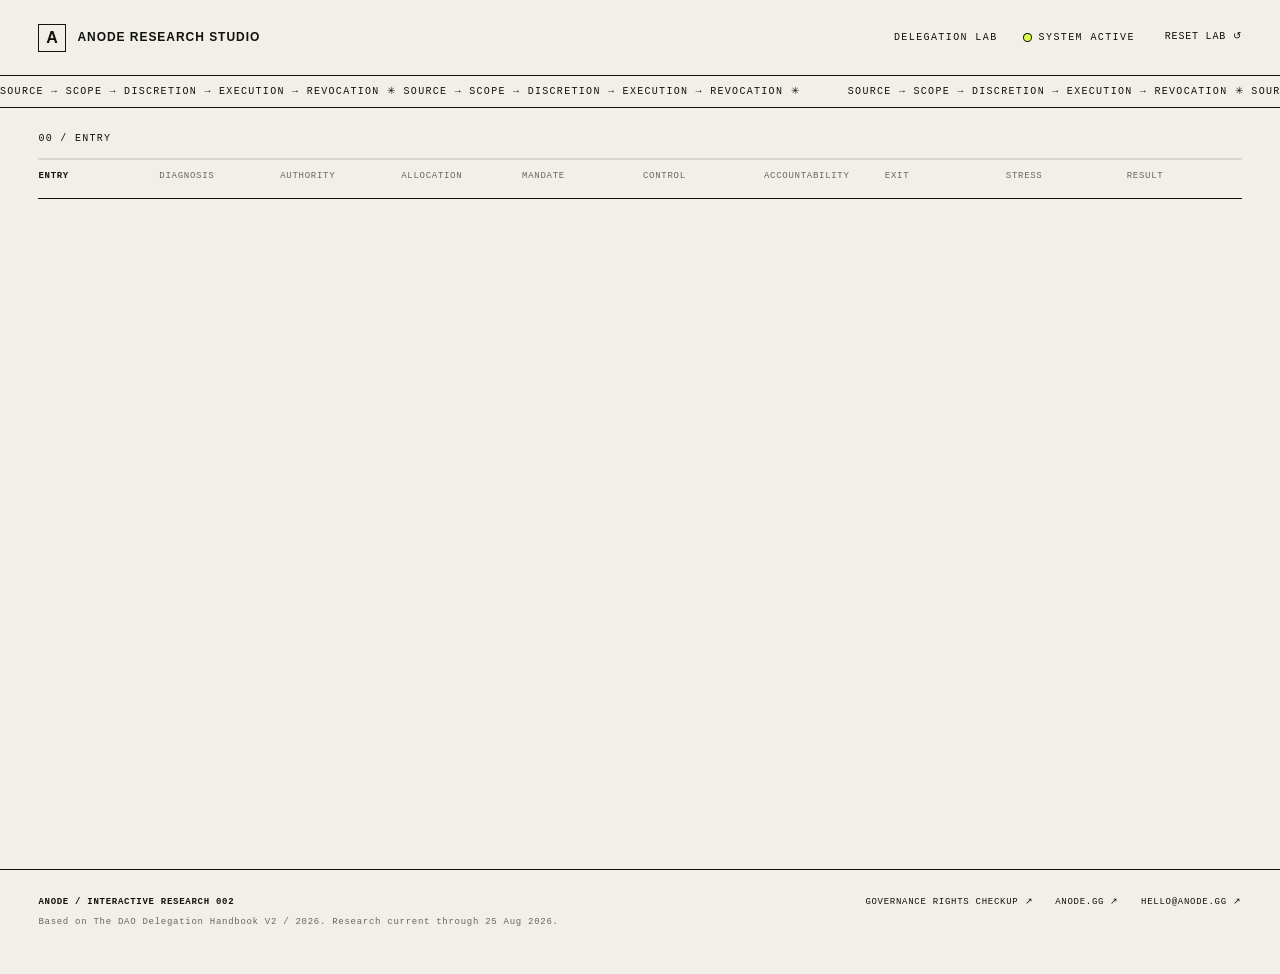
<file: anode-delegation-lab/index.html>
<!doctype html>
<html lang="en">
<head>
  <meta charset="utf-8" />
  <meta name="viewport" content="width=device-width, initial-scale=1" />
  <meta name="description" content="Anode Delegation Lab — design a governance delegation architecture and stress-test where discretion sits." />
  <meta name="theme-color" content="#f1efe7" />
  <title>Anode Delegation Lab</title>
  <link rel="stylesheet" href="./styles.css" />
</head>
<body>
  <a class="skip-link" href="#main">Skip to content</a>

  <header class="site-header" aria-label="Primary">
    <a class="brand" href="https://www.anode.gg/" target="_blank" rel="noreferrer" aria-label="Anode Research Studio">
      <span class="brand-mark" aria-hidden="true">A</span>
      <span>ANODE RESEARCH STUDIO</span>
    </a>
    <div class="header-meta" aria-label="Research status">
      <span>DELEGATION LAB</span>
      <span class="field-status"><i></i> SYSTEM ACTIVE</span>
    </div>
    <button class="text-button" id="resetHeader" type="button">RESET LAB ↺</button>
  </header>

  <div class="system-bar" aria-hidden="true">
    <span> SOURCE → SCOPE → DISCRETION → EXECUTION → REVOCATION ✳ SOURCE → SCOPE → DISCRETION → EXECUTION → REVOCATION ✳ </span>
    <span> SOURCE → SCOPE → DISCRETION → EXECUTION → REVOCATION ✳ SOURCE → SCOPE → DISCRETION → EXECUTION → REVOCATION ✳ </span>
  </div>

  <main id="main" tabindex="-1">
    <section class="progress-shell" aria-label="Progress">
      <div class="progress-kicker"><span id="progressIndex">00</span> / <span id="progressLabel">ENTRY</span></div>
      <div class="progress-track" aria-hidden="true"><span id="progressFill"></span></div>
      <ol class="progress-steps" id="progressSteps">
        <li data-step="landing">ENTRY</li>
        <li data-step="scenario">DIAGNOSIS</li>
        <li data-step="authority">AUTHORITY</li>
        <li data-step="allocation">ALLOCATION</li>
        <li data-step="mandate">MANDATE</li>
        <li data-step="execution">CONTROL</li>
        <li data-step="accountability">ACCOUNTABILITY</li>
        <li data-step="exit">EXIT</li>
        <li data-step="stress">STRESS</li>
        <li data-step="result">RESULT</li>
      </ol>
    </section>

    <section id="app" class="app-shell" aria-live="polite"></section>
  </main>

  <footer class="site-footer">
    <div>
      <strong>ANODE / INTERACTIVE RESEARCH 002</strong>
      <p>Based on The DAO Delegation Handbook V2 / 2026. Research current through 25 Aug 2026.</p>
    </div>
    <div class="footer-links">
      <a href="../anode-governance-rights-checkup/">GOVERNANCE RIGHTS CHECKUP ↗</a>
      <a href="https://www.anode.gg/" target="_blank" rel="noreferrer">ANODE.GG ↗</a>
      <a href="mailto:hello@anode.gg">HELLO@ANODE.GG ↗</a>
    </div>
  </footer>

  <script src="./data.js"></script>
  <script src="./scoring.js"></script>
  <script src="./app.js"></script>
</body>
</html>
</file>
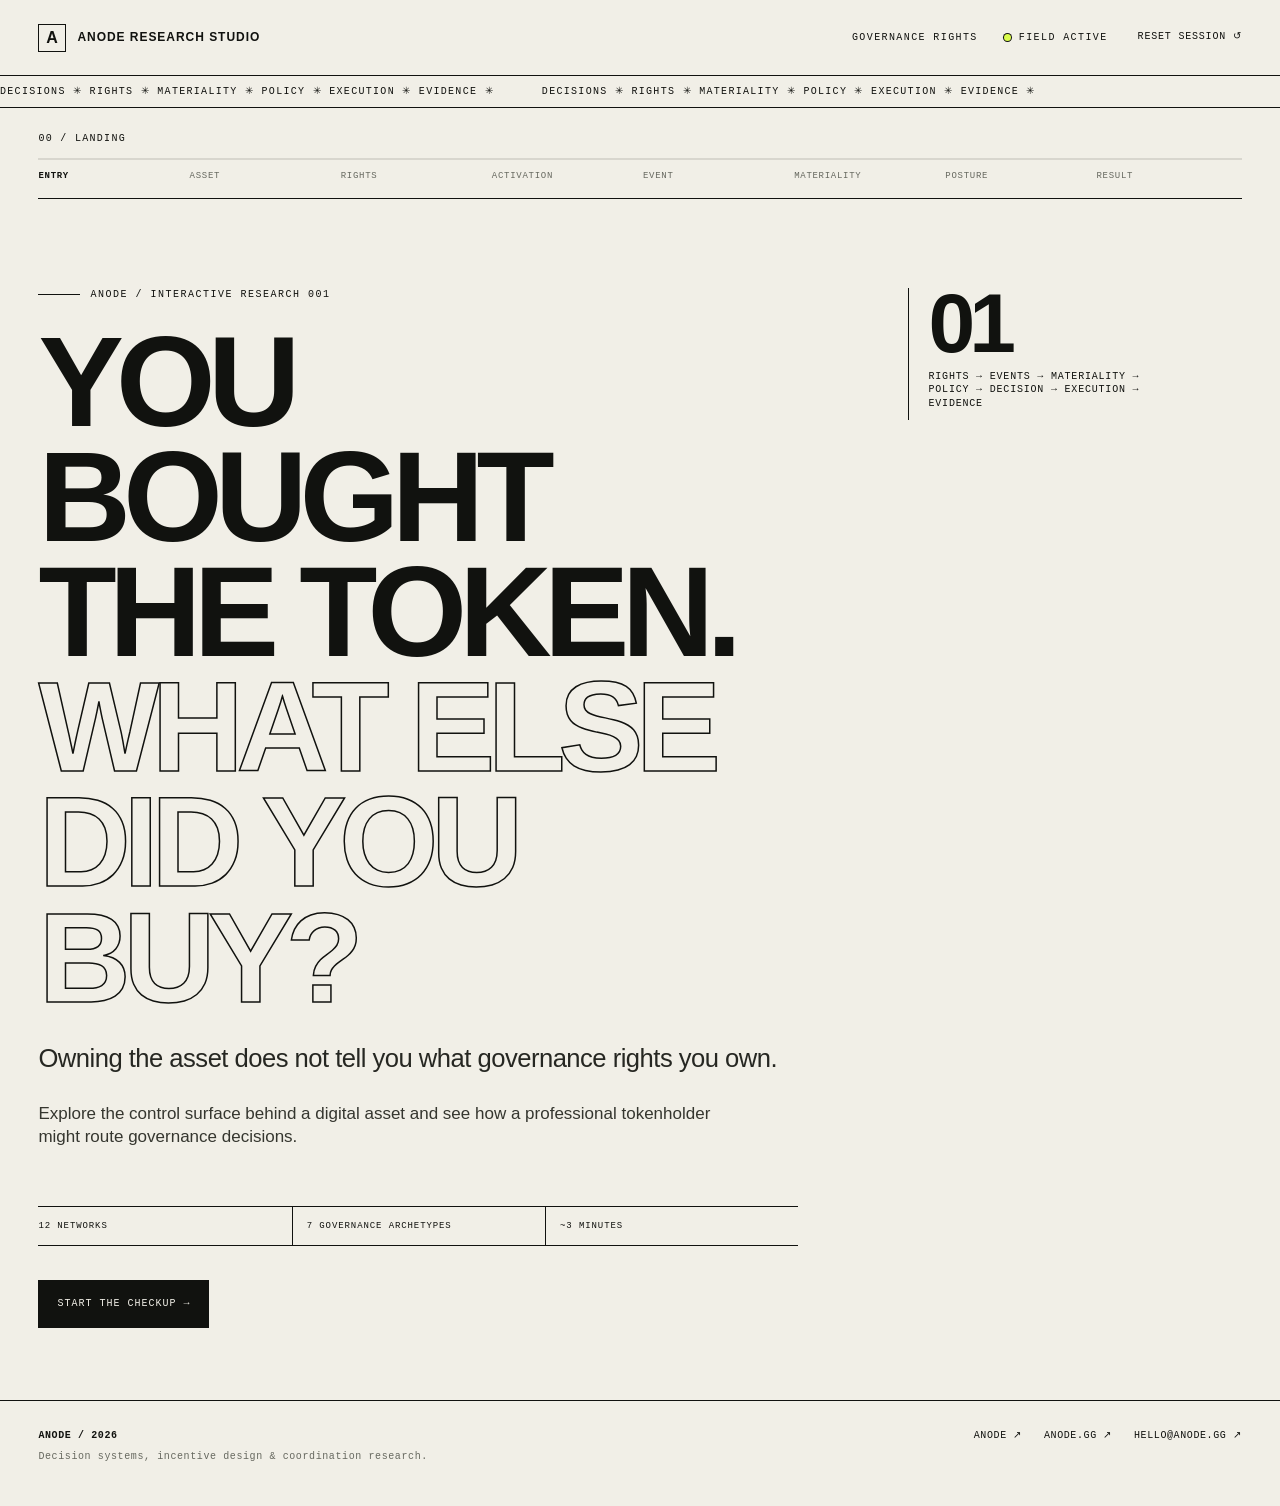
<file: anode-governance-rights-checkup/index.html>
<!doctype html>
<html lang="en">
<head>
  <meta charset="utf-8" />
  <meta name="viewport" content="width=device-width, initial-scale=1" />
  <meta name="description" content="Anode Governance Rights Checkup — an interactive guide to the governance rights embedded in digital assets." />
  <meta name="theme-color" content="#f1efe7" />
  <title>Anode Governance Rights Checkup</title>
  <link rel="stylesheet" href="./styles.css" />
</head>
<body>
  <a class="skip-link" href="#main">Skip to content</a>

  <header class="site-header" aria-label="Primary">
    <a class="brand" href="https://www.anode.gg/" target="_blank" rel="noreferrer" aria-label="Anode Research Studio">
      <span class="brand-mark" aria-hidden="true">A</span>
      <span>ANODE RESEARCH STUDIO</span>
    </a>
    <div class="header-meta" aria-label="Research status">
      <span>GOVERNANCE RIGHTS</span>
      <span class="field-status"><i></i> FIELD ACTIVE</span>
    </div>
    <button class="text-button" id="resetHeader" type="button">RESET SESSION ↺</button>
  </header>

  <div class="system-bar" aria-hidden="true">
    <span>DECISIONS ✳ RIGHTS ✳ MATERIALITY ✳ POLICY ✳ EXECUTION ✳ EVIDENCE ✳</span>
    <span>DECISIONS ✳ RIGHTS ✳ MATERIALITY ✳ POLICY ✳ EXECUTION ✳ EVIDENCE ✳</span>
  </div>

  <main id="main" tabindex="-1">
    <section class="progress-shell" aria-label="Progress">
      <div class="progress-kicker"><span id="progressIndex">00</span> / <span id="progressLabel">ENTRY</span></div>
      <div class="progress-track" aria-hidden="true"><span id="progressFill"></span></div>
      <ol class="progress-steps" id="progressSteps">
        <li data-step="landing">ENTRY</li>
        <li data-step="asset">ASSET</li>
        <li data-step="rights">RIGHTS</li>
        <li data-step="activation">ACTIVATION</li>
        <li data-step="event">EVENT</li>
        <li data-step="materiality">MATERIALITY</li>
        <li data-step="posture">POSTURE</li>
        <li data-step="result">RESULT</li>
      </ol>
    </section>

    <section id="app" class="app-shell" aria-live="polite"></section>
  </main>

  <footer class="site-footer">
    <div>
      <strong>ANODE / 2026</strong>
      <p>Decision systems, incentive design & coordination research.</p>
    </div>
    <div class="footer-links">
      <a href="https://www.anode.gg/" target="_blank" rel="noreferrer">ANODE ↗</a>
      <a href="https://www.anode.gg/" target="_blank" rel="noreferrer">ANODE.GG ↗</a>
      <a href="mailto:hello@anode.gg">HELLO@ANODE.GG ↗</a>
    </div>
  </footer>

  <template id="choiceTemplate">
    <button class="choice-card" type="button">
      <span class="choice-code"></span>
      <span class="choice-title"></span>
      <span class="choice-copy"></span>
      <span class="choice-arrow" aria-hidden="true">↗</span>
    </button>
  </template>

  <script src="./data.js"></script>
  <script src="./app.js"></script>
</body>
</html>
</file>
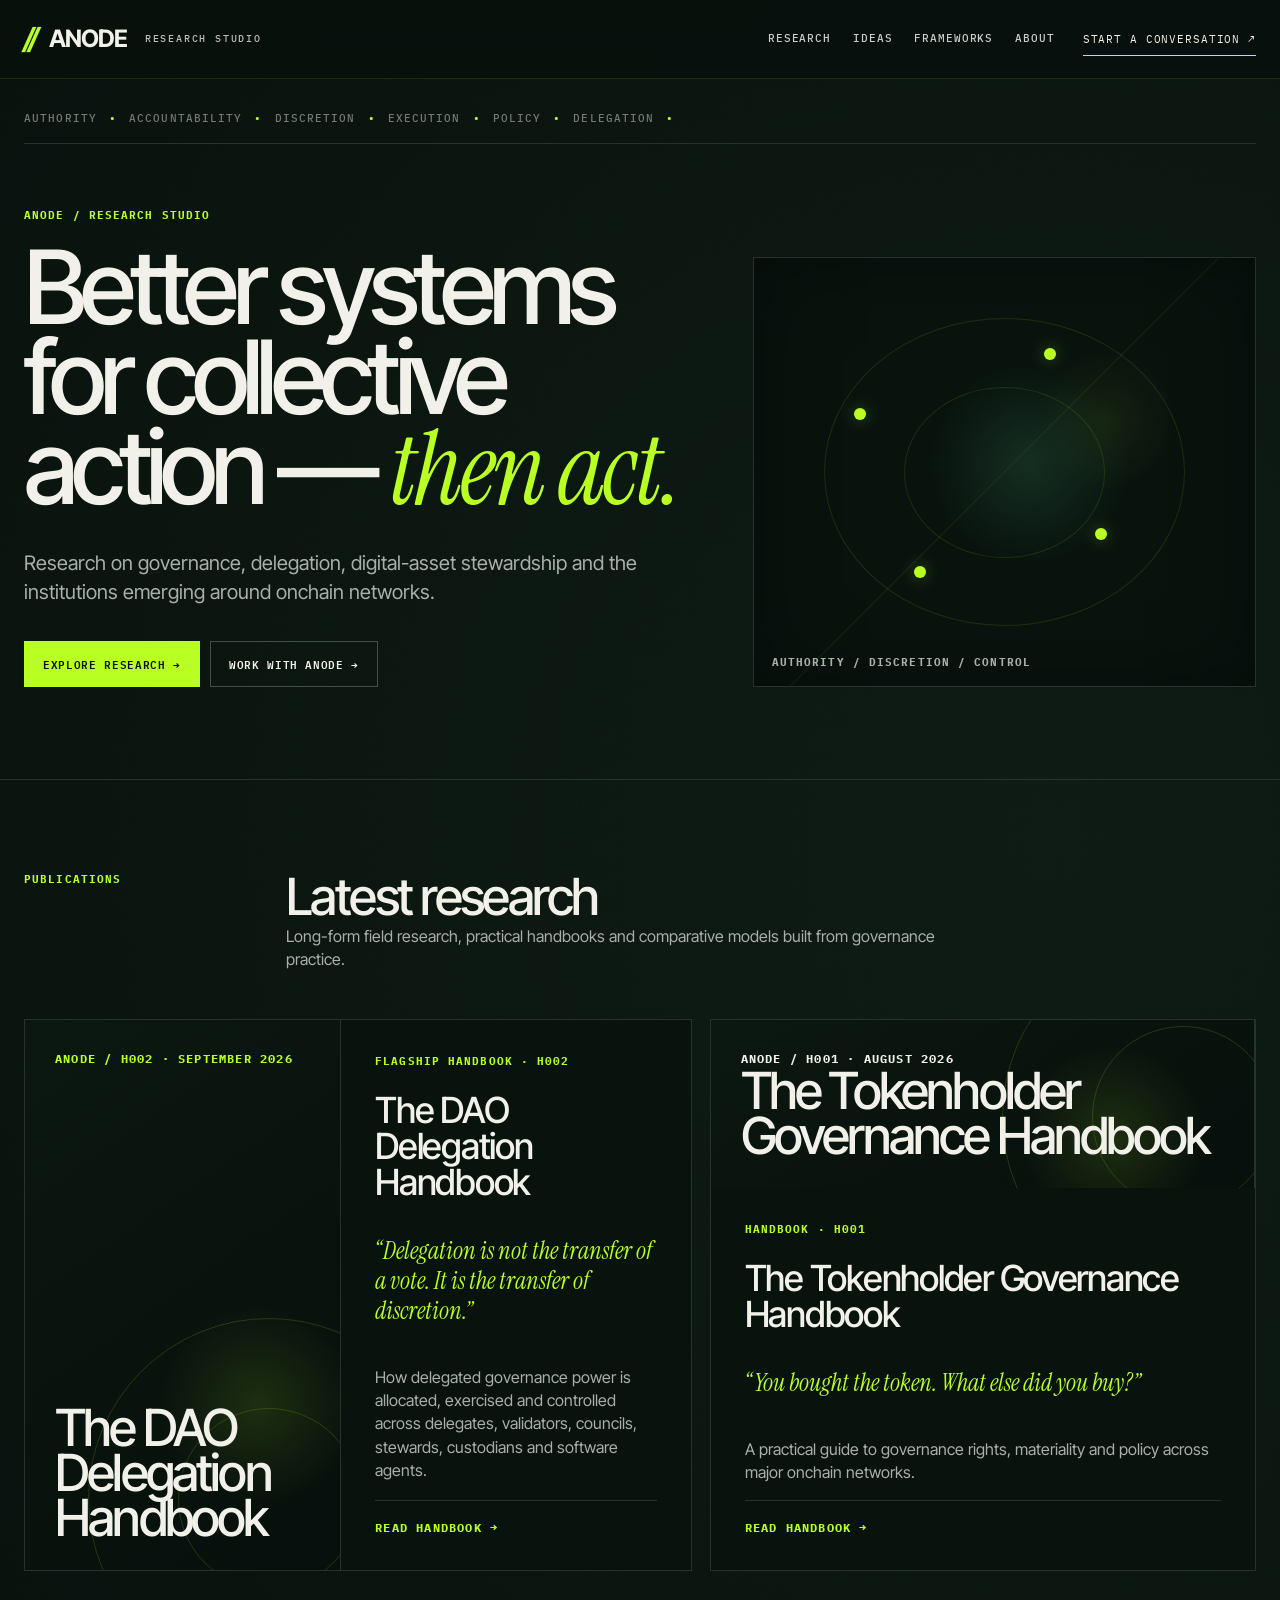
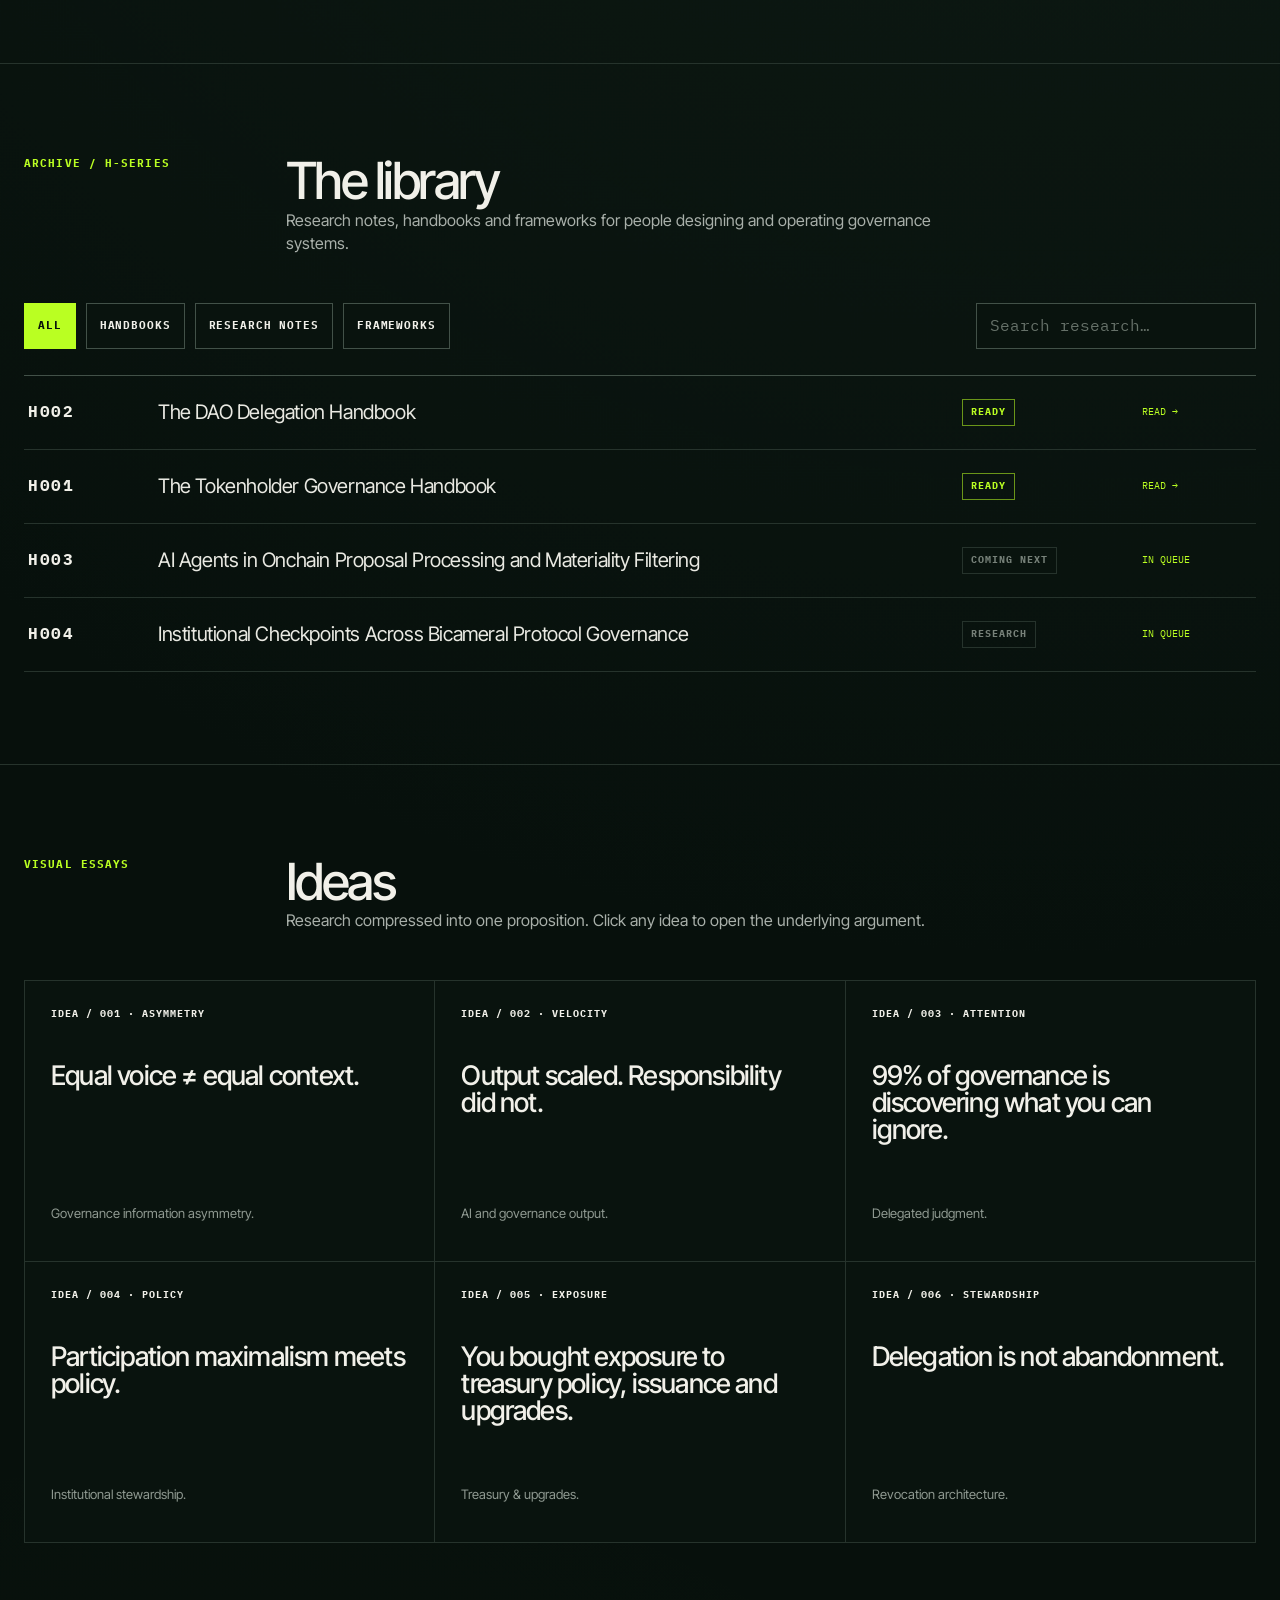
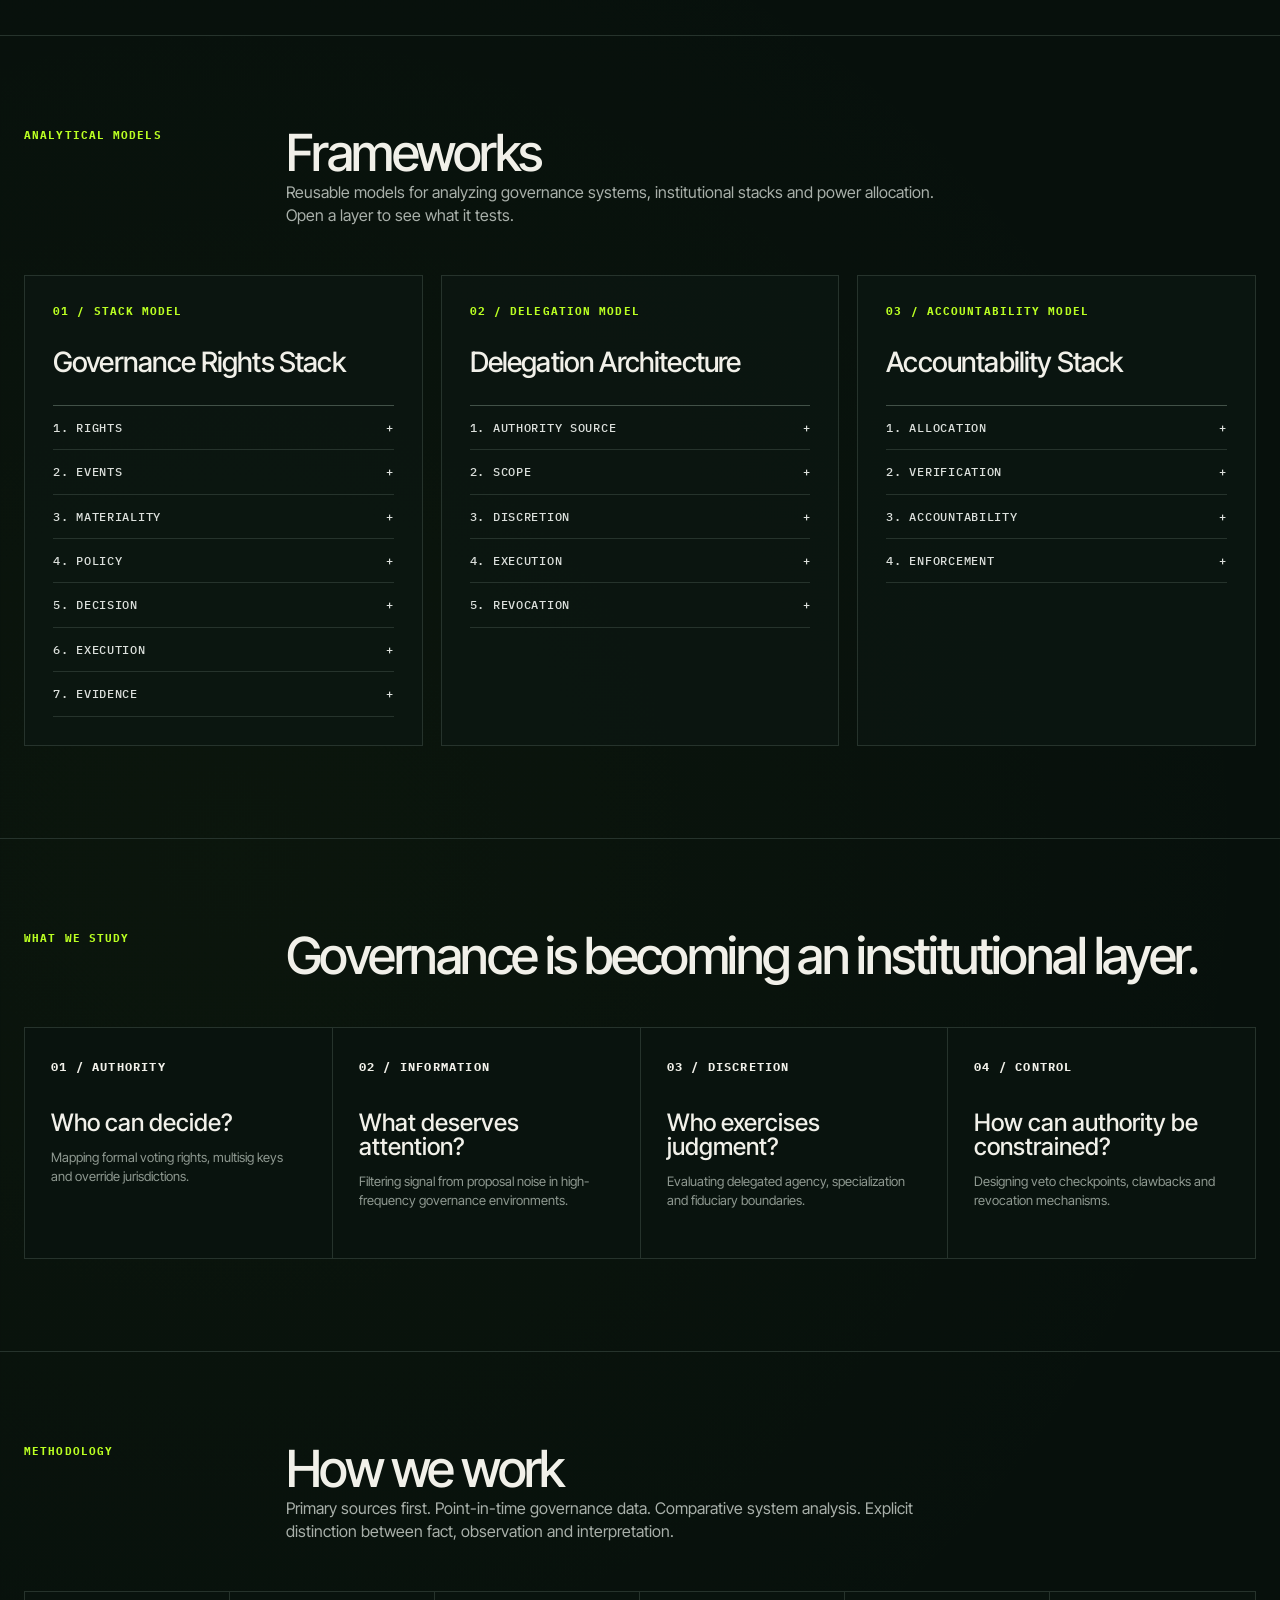
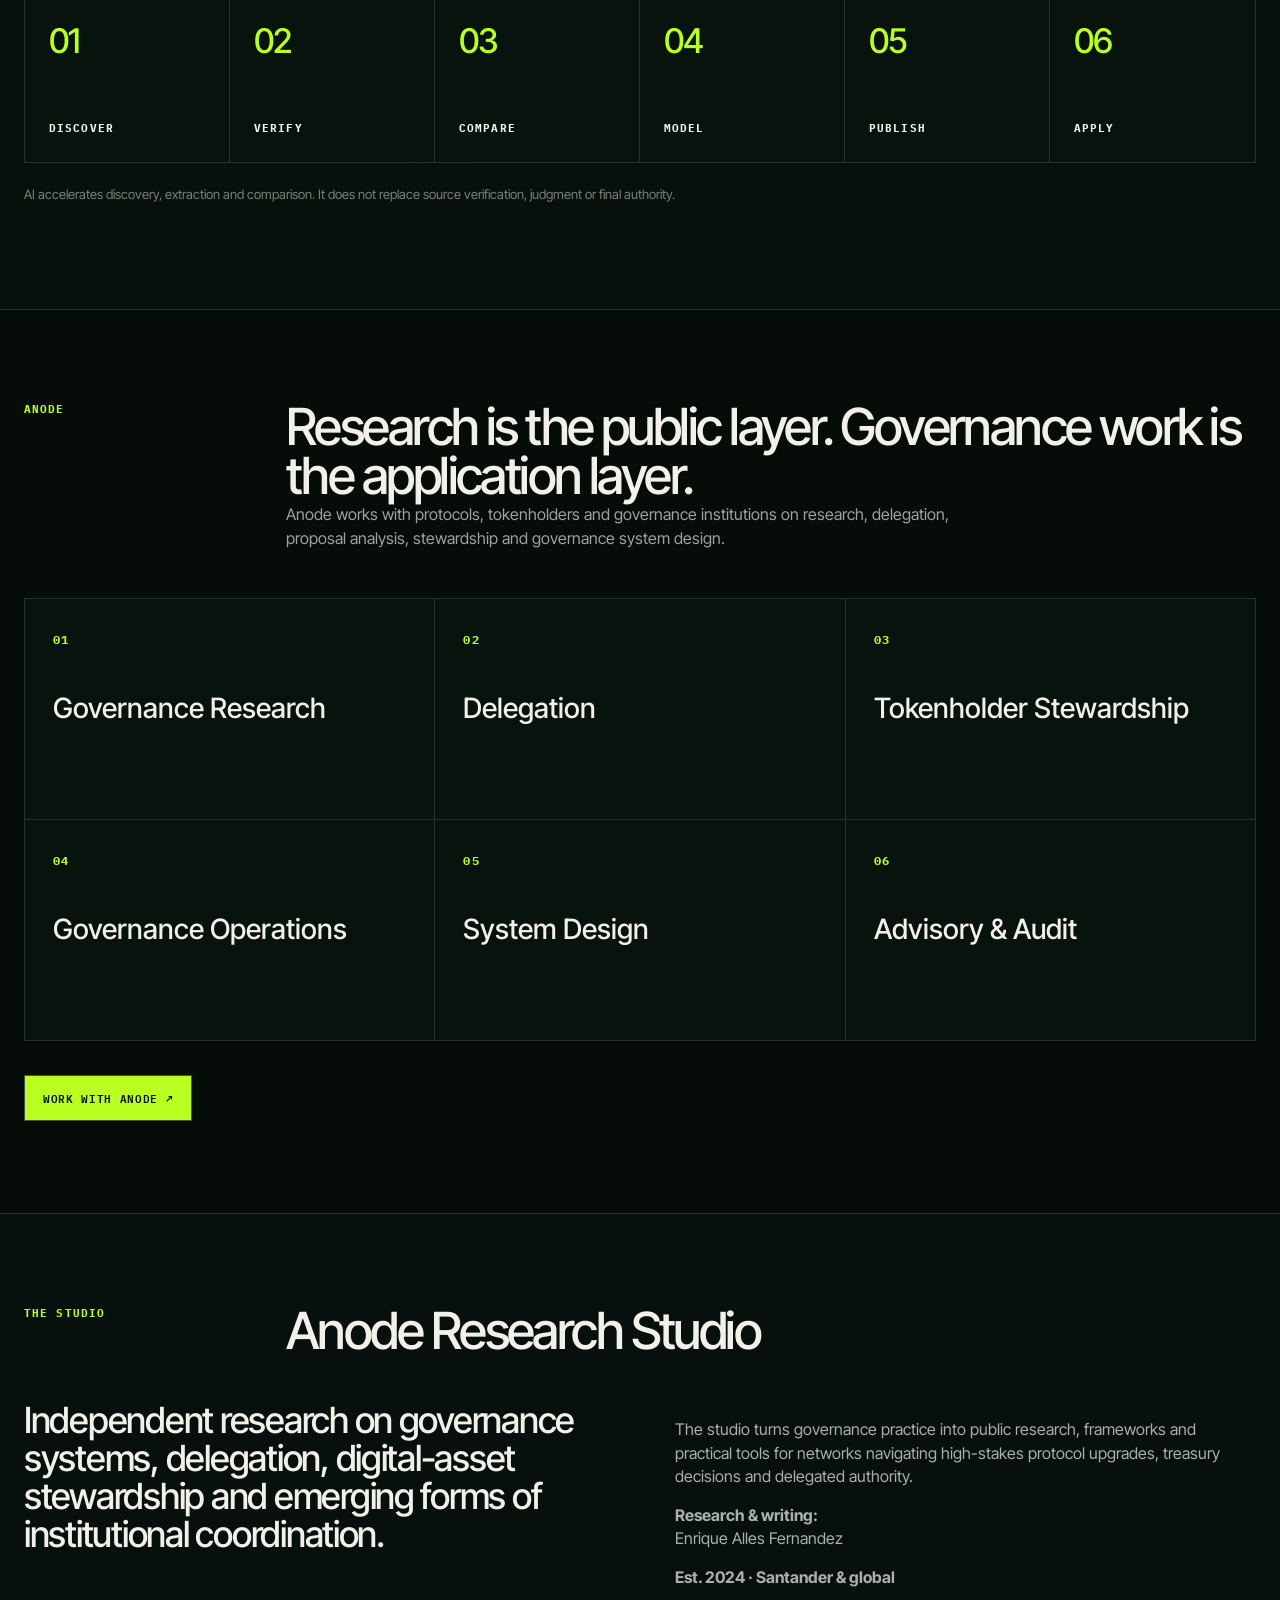
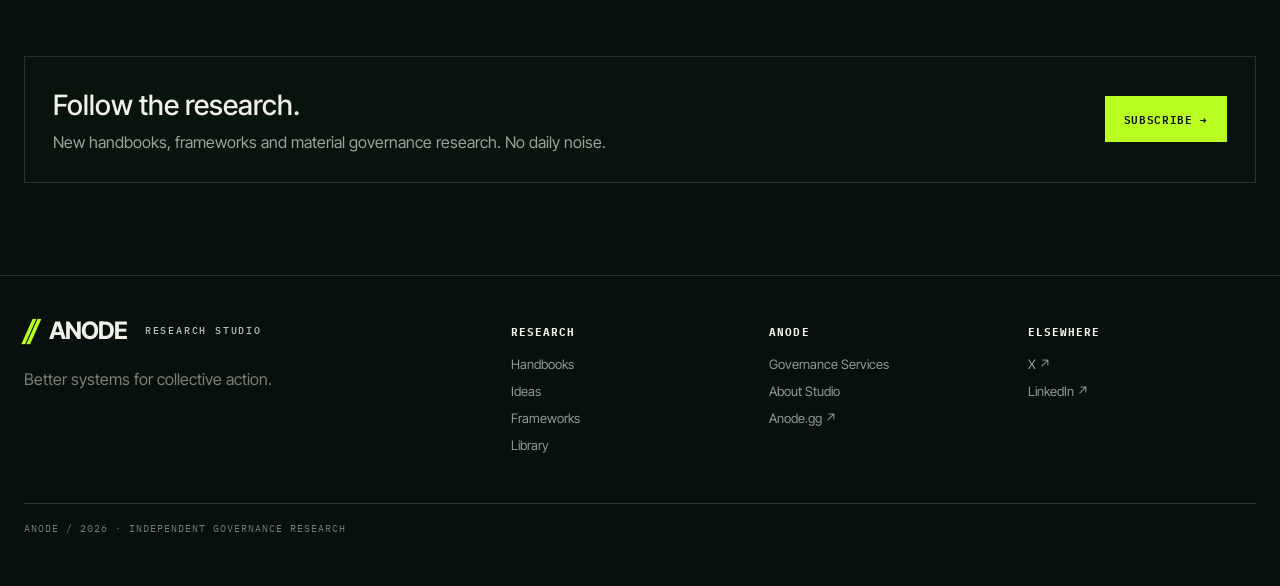
<file: anode-research-studio/index.html>
<!doctype html><html lang="en"><head><meta charset="utf-8"><meta name="viewport" content="width=device-width,initial-scale=1"><title>Anode Research Studio</title><meta name="description" content="Independent research on governance systems, delegation, digital-asset stewardship and institutional coordination."><link rel="stylesheet" href="styles.css"></head><body>
<header class="topbar"><div class="wrap nav"><a class="brand" href="#top">ANODE <span>RESEARCH STUDIO</span></a><nav class="navlinks"><a href="#research">Research</a><a href="#ideas">Ideas</a><a href="#frameworks">Frameworks</a><a href="#about">About</a></nav><a class="navcta" href="https://anode.gg/" target="_blank" rel="noreferrer">ANODE ↗</a><button class="mobile-toggle" aria-label="Menu">☰</button></div></header>
<main id="top">
<section class="hero"><div class="wrap"><div class="signal-line"><span>AUTHORITY</span><span>ACCOUNTABILITY</span><span>DISCRETION</span><span>EXECUTION</span><span>POLICY</span><span>DELEGATION</span></div><div class="hero-grid"><div><div class="kicker">ANODE / RESEARCH STUDIO</div><h1>Better systems for collective action.</h1><p class="hero-copy">Research on governance, delegation, digital-asset stewardship and the institutions emerging around onchain networks.</p><div class="actions"><a class="btn primary" href="#research">Explore research →</a><a class="btn" href="#practice">Work with Anode →</a></div></div><div class="field" aria-hidden="true"><span class="node n1"></span><span class="node n2"></span><span class="node n3"></span><span class="node n4"></span><div class="field-label">AUTHORITY / DISCRETION / CONTROL</div></div></div></div></section>
<section class="section" id="research"><div class="wrap"><div class="section-head"><div class="kicker">PUBLICATIONS</div><div><h2>Latest research</h2><p>Long-form field research, practical handbooks and comparative models built from governance practice.</p></div></div><div class="research-grid"><a class="research-card" href="h002/"><div class="cover"><div class="cover-id">ANODE / H002 · SEPTEMBER 2026</div><div class="cover-title">The DAO Delegation Handbook</div></div><div class="card-body"><div class="meta">Flagship handbook · H002</div><h3>The DAO Delegation Handbook</h3><div class="quote">“Delegation is not the transfer of a vote. It is the transfer of discretion.”</div><p>How delegated governance power is allocated, exercised and controlled across delegates, validators, councils, stewards, custodians and software agents.</p><div class="read">Read handbook →</div></div></a><a class="research-card secondary" href="h001/"><div class="cover acid"><div class="cover-id">ANODE / H001 · AUGUST 2026</div><div class="cover-title">The Tokenholder Governance Handbook</div></div><div class="card-body"><div class="meta">Handbook · H001</div><h3>The Tokenholder Governance Handbook</h3><div class="quote">“You bought the token. What else did you buy?”</div><p>A practical guide to governance rights, materiality and policy across major onchain networks.</p><div class="read">Read handbook →</div></div></a></div></div></section>
<section class="section" id="library"><div class="wrap"><div class="section-head"><div class="kicker">ARCHIVE / H-SERIES</div><div><h2>The library</h2><p>Research notes, handbooks and frameworks for people designing and operating governance systems.</p></div></div><div class="library-tools"><button class="filter active" data-filter="All">All</button><button class="filter" data-filter="Handbook">Handbooks</button><button class="filter" data-filter="Research Note">Research Notes</button><button class="filter" data-filter="Framework">Frameworks</button><input class="search" id="librarySearch" placeholder="Search research…"></div><div class="library" id="libraryRows"></div></div></section>
<section class="section" id="ideas"><div class="wrap"><div class="section-head"><div class="kicker">VISUAL ESSAYS</div><div><h2>Ideas</h2><p>Research compressed into one proposition. Click any idea to open the underlying argument.</p></div></div><div class="idea-grid"><article class="idea" data-idea="001"><small>IDEA / 001 · ASYMMETRY</small><h3>Equal voice ≠ equal context.</h3><p>Governance information asymmetry.</p></article><article class="idea" data-idea="002"><small>IDEA / 002 · VELOCITY</small><h3>Output scaled. Responsibility did not.</h3><p>AI and governance output.</p></article><article class="idea" data-idea="003"><small>IDEA / 003 · ATTENTION</small><h3>99% of governance is discovering what you can ignore.</h3><p>Delegated judgment.</p></article><article class="idea" data-idea="004"><small>IDEA / 004 · POLICY</small><h3>Participation maximalism meets policy.</h3><p>Institutional stewardship.</p></article><article class="idea" data-idea="005"><small>IDEA / 005 · EXPOSURE</small><h3>You bought exposure to treasury policy, issuance and upgrades.</h3><p>Treasury & upgrades.</p></article><article class="idea" data-idea="006"><small>IDEA / 006 · STEWARDSHIP</small><h3>Delegation is not abandonment.</h3><p>Revocation architecture.</p></article></div></div></section>
<section class="section" id="frameworks"><div class="wrap"><div class="section-head"><div class="kicker">ANALYTICAL MODELS</div><div><h2>Frameworks</h2><p>Reusable models for analyzing governance systems, institutional stacks and power allocation. Open a layer to see what it tests.</p></div></div><div class="framework-grid"><article class="framework"><div class="meta">01 / STACK MODEL</div><h3>Governance Rights Stack</h3><div class="steps"><div class="step"><button>1. Rights</button><p>What formal or practical rights does the asset or role confer?</p></div><div class="step"><button>2. Events</button><p>Which governance events can change economics, risk or control?</p></div><div class="step"><button>3. Materiality</button><p>Which events matter enough to require attention or action?</p></div><div class="step"><button>4. Policy</button><p>What pre-defined posture governs the response?</p></div><div class="step"><button>5. Decision</button><p>Who has authority to choose the action?</p></div><div class="step"><button>6. Execution</button><p>How is the decision operationally carried out?</p></div><div class="step"><button>7. Evidence</button><p>What record proves that stewardship occurred?</p></div></div></article><article class="framework"><div class="meta">02 / DELEGATION MODEL</div><h3>Delegation Architecture</h3><div class="steps"><div class="step"><button>1. Authority Source</button><p>Where does delegated authority originate?</p></div><div class="step"><button>2. Scope</button><p>Which decisions and domains are included?</p></div><div class="step"><button>3. Discretion</button><p>How much independent judgment can the agent exercise?</p></div><div class="step"><button>4. Execution</button><p>Can the intermediary only recommend, or also act?</p></div><div class="step"><button>5. Revocation</button><p>How can authority be constrained, replaced or withdrawn?</p></div></div></article><article class="framework"><div class="meta">03 / ACCOUNTABILITY MODEL</div><h3>Accountability Stack</h3><div class="steps"><div class="step"><button>1. Allocation</button><p>Who receives resources, authority or mandate?</p></div><div class="step"><button>2. Verification</button><p>What evidence confirms delivery or behavior?</p></div><div class="step"><button>3. Accountability</button><p>Who evaluates performance against the mandate?</p></div><div class="step"><button>4. Enforcement</button><p>What changes when performance is unacceptable?</p></div></div></article></div></div></section>
<section class="section"><div class="wrap"><div class="section-head"><div class="kicker">WHAT WE STUDY</div><div><h2>Governance is becoming an institutional layer.</h2></div></div><div class="study-grid"><article class="study"><b>01 / AUTHORITY</b><h3>Who can decide?</h3><p>Mapping formal voting rights, multisig keys and override jurisdictions.</p></article><article class="study"><b>02 / INFORMATION</b><h3>What deserves attention?</h3><p>Filtering signal from proposal noise in high-frequency governance environments.</p></article><article class="study"><b>03 / DISCRETION</b><h3>Who exercises judgment?</h3><p>Evaluating delegated agency, specialization and fiduciary boundaries.</p></article><article class="study"><b>04 / CONTROL</b><h3>How can authority be constrained?</h3><p>Designing veto checkpoints, clawbacks and revocation mechanisms.</p></article></div></div></section>
<section class="section"><div class="wrap"><div class="section-head"><div class="kicker">METHODOLOGY</div><div><h2>How we work</h2><p>Primary sources first. Point-in-time governance data. Comparative system analysis. Explicit distinction between fact, observation and interpretation.</p></div></div><div class="method"><div><strong>01</strong><span>Discover</span></div><div><strong>02</strong><span>Verify</span></div><div><strong>03</strong><span>Compare</span></div><div><strong>04</strong><span>Model</span></div><div><strong>05</strong><span>Publish</span></div><div><strong>06</strong><span>Apply</span></div></div><p style="margin-top:22px;color:var(--muted);font-size:13px">AI accelerates discovery, extraction and comparison. It does not replace source verification, judgment or final authority.</p></div></section>
<section class="section practice" id="practice"><div class="wrap"><div class="section-head"><div class="kicker">ANODE</div><div><h2>Research is the public layer. Governance work is the application layer.</h2><p>Anode works with protocols, tokenholders and governance institutions on research, delegation, proposal analysis, stewardship and governance system design.</p></div></div><div class="practice-grid"><article class="practice-card"><b>01</b><h3>Governance Research</h3></article><article class="practice-card"><b>02</b><h3>Delegation</h3></article><article class="practice-card"><b>03</b><h3>Tokenholder Stewardship</h3></article><article class="practice-card"><b>04</b><h3>Governance Operations</h3></article><article class="practice-card"><b>05</b><h3>System Design</h3></article><article class="practice-card"><b>06</b><h3>Advisory & Audit</h3></article></div><div class="actions"><a class="btn acid" href="https://anode.gg/" target="_blank" rel="noreferrer">Work with Anode ↗</a></div></div></section>
<section class="section" id="about"><div class="wrap"><div class="section-head"><div class="kicker">THE STUDIO</div><div><h2>Anode Research Studio</h2></div></div><div class="about-grid"><div class="big">Independent research on governance systems, delegation, digital-asset stewardship and emerging forms of institutional coordination.</div><div><p>The studio turns governance practice into public research, frameworks and practical tools for networks navigating high-stakes protocol upgrades, treasury decisions and delegated authority.</p><p><strong>Research & writing:</strong><br>Enrique Alles Fernandez</p><p><strong>Est. 2024 · Santander & global</strong></p></div></div><div class="subscribe"><div><h3>Follow the research.</h3><p>New handbooks, frameworks and material governance research. No daily noise.</p></div><a class="btn primary" href="mailto:hello@anode.gg?subject=Anode%20Research%20Studio">Subscribe →</a></div></div></section>
</main>
<footer class="footer"><div class="wrap"><div class="footer-grid"><div><div class="brand">ANODE <span>RESEARCH STUDIO</span></div><p style="max-width:320px;color:var(--muted)">Better systems for collective action.</p></div><div><h4>Research</h4><a href="#research">Handbooks</a><a href="#ideas">Ideas</a><a href="#frameworks">Frameworks</a><a href="#library">Library</a></div><div><h4>Anode</h4><a href="#practice">Governance Services</a><a href="#about">About Studio</a><a href="https://anode.gg/" target="_blank">Anode.gg ↗</a></div><div><h4>Elsewhere</h4><a href="https://x.com/" target="_blank">X ↗</a><a href="https://linkedin.com/" target="_blank">LinkedIn ↗</a></div></div><div class="copyright">ANODE / 2026 · INDEPENDENT GOVERNANCE RESEARCH</div></div></footer>
<div class="modal" id="ideaModal"><div class="modal-panel"><button class="modal-close" id="modalClose">×</button><div class="meta" id="modalMeta"></div><h3 id="modalTitle"></h3><div class="modal-quote" id="modalQuote"></div><p id="modalBody"></p><a class="btn primary" id="modalRelated" href="#"></a></div></div>
<script src="app.js"></script></body></html>
</file>
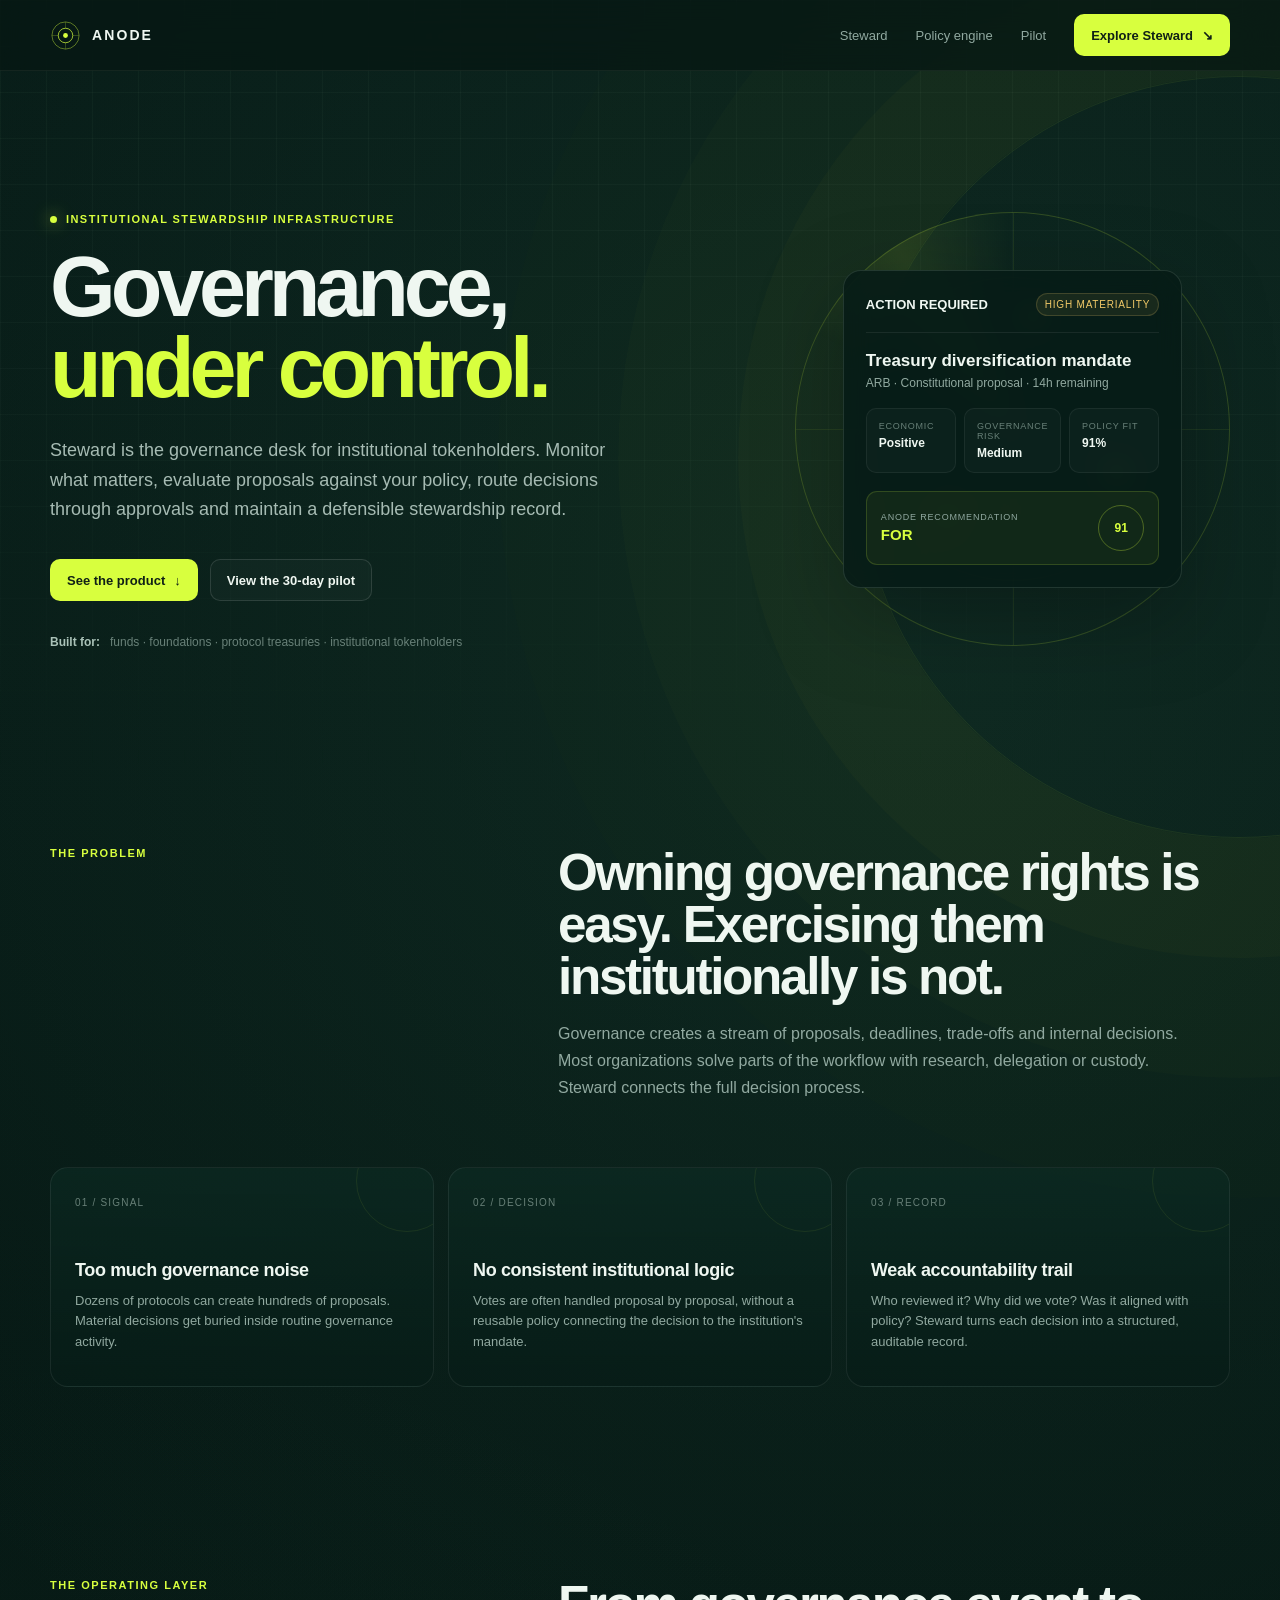
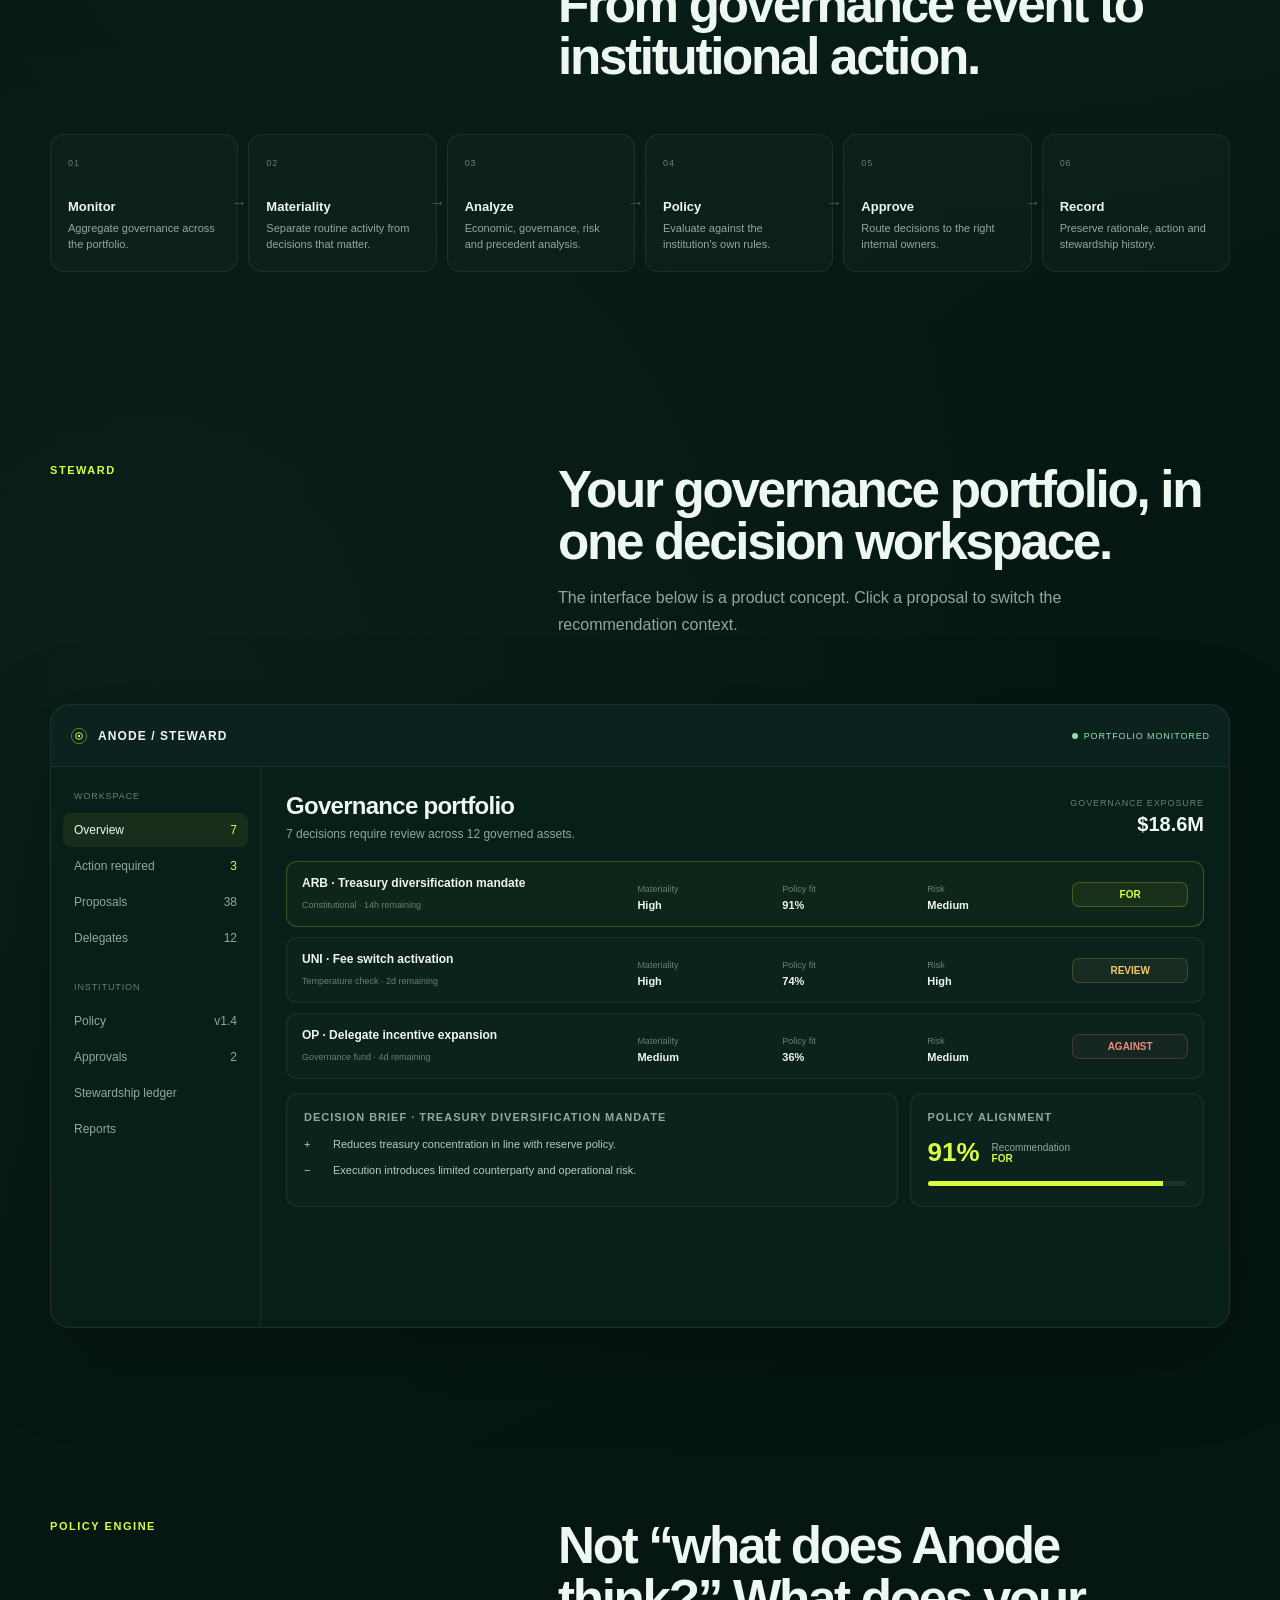
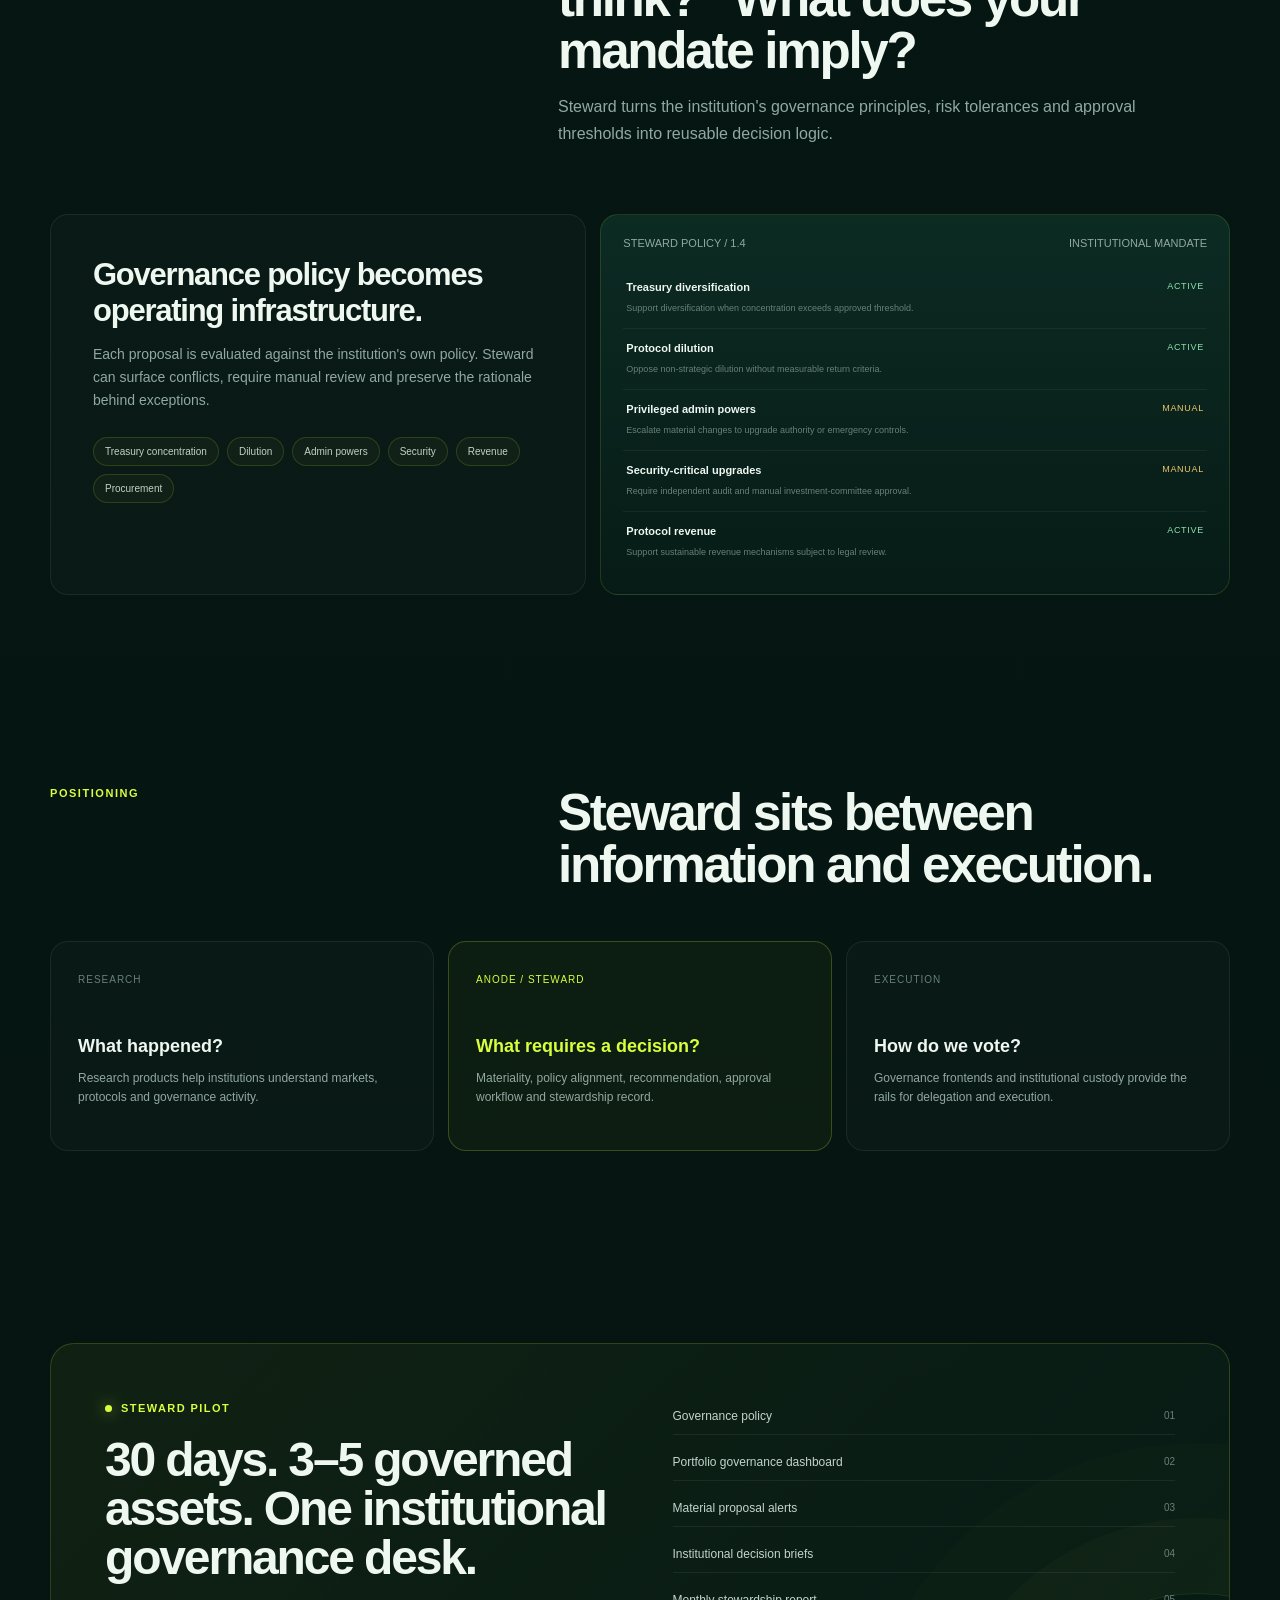
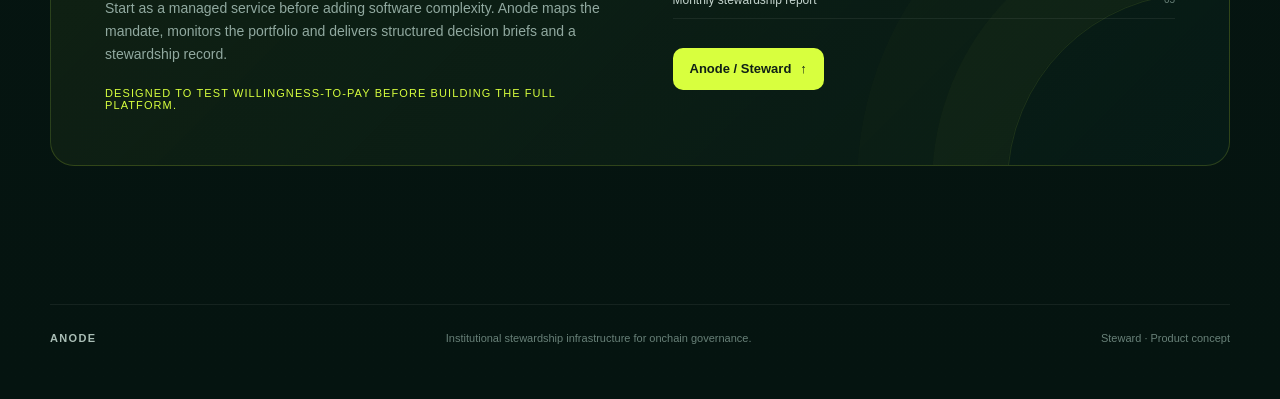
<file: anode-steward/index.html>
<!DOCTYPE html>
<html lang="en">
<head>
  <meta charset="UTF-8" />
  <meta name="viewport" content="width=device-width, initial-scale=1.0" />
  <meta name="description" content="Anode Steward — institutional stewardship infrastructure for onchain governance." />
  <meta property="og:title" content="Anode — Steward" />
  <meta property="og:description" content="The governance desk for institutional tokenholders." />
  <meta property="og:type" content="website" />
  <meta name="theme-color" content="#071c18" />
  <title>Anode — Steward</title>
  <style>
    :root {
      --bg: #061713;
      --bg-2: #08211c;
      --panel: rgba(10, 40, 33, 0.72);
      --panel-solid: #0b2a23;
      --line: rgba(189, 255, 118, 0.14);
      --line-soft: rgba(222, 255, 217, 0.08);
      --text: #eff7f1;
      --muted: #91a9a0;
      --muted-2: #688078;
      --accent: #d8ff3e;
      --accent-2: #adce2f;
      --good: #8fe3b0;
      --warn: #f2ca68;
      --danger: #ed8d7d;
      --shadow: 0 28px 90px rgba(0, 0, 0, 0.28);
      --radius: 18px;
      --max: 1180px;
    }

    * { box-sizing: border-box; }
    html { scroll-behavior: smooth; }
    body {
      margin: 0;
      color: var(--text);
      background:
        radial-gradient(circle at 72% 12%, rgba(45, 100, 76, 0.22), transparent 28%),
        radial-gradient(circle at 12% 44%, rgba(38, 91, 68, 0.12), transparent 30%),
        linear-gradient(180deg, #071b17 0%, var(--bg) 46%, #051410 100%);
      font-family: Inter, ui-sans-serif, -apple-system, BlinkMacSystemFont, "Segoe UI", sans-serif;
      min-height: 100vh;
      overflow-x: hidden;
    }

    body::before {
      content: "";
      position: fixed;
      inset: 0;
      z-index: -2;
      opacity: 0.43;
      background-image:
        linear-gradient(var(--line-soft) 1px, transparent 1px),
        linear-gradient(90deg, var(--line-soft) 1px, transparent 1px);
      background-size: 46px 46px;
      mask-image: linear-gradient(to bottom, black 0%, rgba(0,0,0,.8) 45%, transparent 92%);
      pointer-events: none;
    }

    body::after {
      content: "";
      position: fixed;
      width: 760px;
      height: 760px;
      border-radius: 50%;
      right: -340px;
      top: 76px;
      border: 1px solid rgba(216, 255, 62, 0.08);
      box-shadow:
        0 0 0 120px rgba(216, 255, 62, 0.018),
        0 0 0 240px rgba(216, 255, 62, 0.012),
        0 0 0 360px rgba(216, 255, 62, 0.008);
      z-index: -1;
      pointer-events: none;
    }

    a { color: inherit; text-decoration: none; }
    button { font: inherit; }
    .wrap { width: min(var(--max), calc(100% - 40px)); margin: 0 auto; }

    nav {
      position: sticky;
      top: 0;
      z-index: 50;
      backdrop-filter: blur(18px);
      background: rgba(6, 23, 19, 0.72);
      border-bottom: 1px solid rgba(224, 255, 218, 0.06);
    }

    .nav-inner {
      height: 70px;
      display: flex;
      align-items: center;
      justify-content: space-between;
      gap: 22px;
    }

    .brand {
      display: inline-flex;
      align-items: center;
      gap: 11px;
      font-size: 14px;
      font-weight: 760;
      letter-spacing: .15em;
    }

    .brand-mark {
      width: 31px;
      height: 31px;
      display: grid;
      place-items: center;
    }

    .nav-links { display: flex; align-items: center; gap: 28px; color: var(--muted); font-size: 13px; }
    .nav-links a:hover { color: var(--text); }

    .button {
      display: inline-flex;
      justify-content: center;
      align-items: center;
      gap: 9px;
      min-height: 42px;
      padding: 0 16px;
      border-radius: 10px;
      border: 1px solid rgba(216,255,62,.34);
      color: #102016;
      background: var(--accent);
      font-size: 13px;
      font-weight: 760;
      transition: .18s ease;
      cursor: pointer;
    }
    .button:hover { transform: translateY(-1px); box-shadow: 0 12px 32px rgba(216,255,62,.12); }
    .button.secondary { color: var(--text); background: rgba(255,255,255,.025); border-color: rgba(255,255,255,.12); }

    .hero {
      padding: 104px 0 68px;
      min-height: 680px;
      display: grid;
      align-items: center;
    }
    .hero-grid { display: grid; grid-template-columns: 1.02fr .98fr; gap: 70px; align-items: center; }

    .eyebrow {
      display: inline-flex;
      gap: 9px;
      align-items: center;
      color: var(--accent);
      text-transform: uppercase;
      letter-spacing: .13em;
      font-size: 11px;
      font-weight: 760;
      margin-bottom: 22px;
    }
    .eyebrow::before { content: ""; width: 7px; height: 7px; background: var(--accent); border-radius: 50%; box-shadow: 0 0 16px rgba(216,255,62,.7); }

    h1 {
      font-size: clamp(54px, 6.6vw, 92px);
      line-height: .95;
      letter-spacing: -.06em;
      margin: 0;
      max-width: 760px;
      font-weight: 690;
    }
    h1 span { color: var(--accent); }
    .hero-copy { color: #a6bbb3; max-width: 610px; font-size: 18px; line-height: 1.65; margin: 28px 0 34px; }
    .hero-actions { display: flex; gap: 12px; flex-wrap: wrap; }

    .proof-line {
      display: flex;
      align-items: center;
      gap: 10px;
      margin-top: 34px;
      color: var(--muted-2);
      font-size: 12px;
    }
    .proof-line b { color: #aac2b8; font-weight: 600; }

    .radar-shell {
      position: relative;
      aspect-ratio: 1 / 1;
      max-width: 510px;
      margin-left: auto;
      display: grid;
      place-items: center;
    }
    .radar {
      position: absolute;
      inset: 0;
      border-radius: 50%;
      border: 1px solid rgba(216,255,62,.18);
      background:
        radial-gradient(circle, rgba(216,255,62,.06) 0 2px, transparent 3px),
        conic-gradient(from 0deg, transparent 0 82%, rgba(216,255,62,.09) 91%, transparent 100%);
      overflow: hidden;
    }
    .radar::before, .radar::after {
      content: "";
      position: absolute;
      inset: 15%;
      border: 1px solid rgba(216,255,62,.13);
      border-radius: 50%;
    }
    .radar::after { inset: 31%; }
    .radar-line-x, .radar-line-y { position:absolute; background:rgba(216,255,62,.08); }
    .radar-line-x { left:0; right:0; top:50%; height:1px; }
    .radar-line-y { top:0; bottom:0; left:50%; width:1px; }

    .pulse {
      position: absolute;
      width: 8px; height: 8px; border-radius: 50%; background: var(--accent); box-shadow: 0 0 0 6px rgba(216,255,62,.09), 0 0 24px rgba(216,255,62,.44);
    }
    .p1 { top: 23%; left: 54%; }
    .p2 { top: 59%; left: 73%; }
    .p3 { top: 69%; left: 34%; opacity: .55; }

    .hero-card {
      position: relative;
      width: 78%;
      min-width: 330px;
      border: 1px solid rgba(230,255,226,.12);
      background: rgba(6, 27, 22, .87);
      backdrop-filter: blur(14px);
      border-radius: 18px;
      padding: 22px;
      box-shadow: var(--shadow);
      z-index: 3;
    }
    .mini-head { display:flex; align-items:center; justify-content:space-between; gap: 16px; padding-bottom:16px; border-bottom:1px solid rgba(255,255,255,.07); }
    .mini-head .title { font-size:13px; font-weight:700; }
    .mini-head .tag { font-size:10px; letter-spacing:.08em; color:var(--warn); background:rgba(242,202,104,.08); border:1px solid rgba(242,202,104,.18); padding:5px 8px; border-radius:20px; }
    .proposal-name { margin: 18px 0 5px; font-size: 17px; font-weight: 650; }
    .proposal-sub { color:var(--muted); font-size:12px; }
    .metric-row { display:grid; grid-template-columns: repeat(3, 1fr); gap:8px; margin:18px 0; }
    .metric { padding:12px; border-radius:10px; background:rgba(255,255,255,.025); border:1px solid rgba(255,255,255,.06); }
    .metric small { color:var(--muted-2); display:block; font-size:9px; text-transform:uppercase; letter-spacing:.08em; }
    .metric b { display:block; margin-top:5px; font-size:12px; font-weight:650; }
    .recommend { display:flex; justify-content:space-between; align-items:center; gap:15px; background:rgba(216,255,62,.055); border:1px solid rgba(216,255,62,.16); border-radius:11px; padding:13px 14px; }
    .recommend small { display:block; color:var(--muted); font-size:9px; text-transform:uppercase; letter-spacing:.09em; margin-bottom:4px; }
    .recommend strong { color:var(--accent); font-size:15px; }
    .score { width:46px; height:46px; border-radius:50%; display:grid; place-items:center; border:1px solid rgba(216,255,62,.3); color:var(--accent); font-size:12px; font-weight:700; }

    section { padding: 96px 0; }
    .section-head { display:grid; grid-template-columns: .8fr 1.2fr; gap:60px; align-items:start; margin-bottom:50px; }
    .section-kicker { color: var(--accent); font-size:11px; text-transform:uppercase; letter-spacing:.14em; font-weight:760; }
    h2 { font-size: clamp(36px, 4vw, 59px); line-height: 1.02; letter-spacing:-.045em; margin:0; font-weight:650; }
    .section-intro { color:var(--muted); font-size:16px; line-height:1.7; max-width:620px; margin-top:16px; }

    .problem-grid { display:grid; grid-template-columns:repeat(3, 1fr); gap:14px; }
    .problem-card { min-height:220px; padding:24px; background:linear-gradient(180deg, rgba(12,44,36,.58), rgba(7,28,23,.76)); border:1px solid rgba(255,255,255,.07); border-radius:var(--radius); position:relative; overflow:hidden; }
    .problem-card .num { color:var(--muted-2); font-size:10px; letter-spacing:.12em; }
    .problem-card h3 { font-size:18px; margin:50px 0 10px; letter-spacing:-.02em; }
    .problem-card p { color:var(--muted); line-height:1.55; font-size:13px; margin:0; }
    .problem-card::after { content:""; position:absolute; width:100px; height:100px; border-radius:50%; border:1px solid rgba(216,255,62,.08); top:-38px; right:-25px; }

    .flow { display:grid; grid-template-columns: repeat(6, 1fr); gap:10px; margin-top:34px; }
    .flow-item { min-height:138px; padding:17px; background:rgba(255,255,255,.024); border:1px solid rgba(255,255,255,.07); border-radius:14px; position:relative; }
    .flow-item::after { content:"→"; position:absolute; right:-10px; top:50%; transform:translateY(-50%); color:rgba(216,255,62,.35); z-index:4; }
    .flow-item:last-child::after { display:none; }
    .flow-item small { color:var(--muted-2); font-size:9px; letter-spacing:.1em; text-transform:uppercase; }
    .flow-item b { display:block; margin-top:29px; font-size:13px; }
    .flow-item p { color:var(--muted); font-size:11px; line-height:1.45; margin:7px 0 0; }

    .product-shell { border:1px solid rgba(255,255,255,.09); border-radius:20px; overflow:hidden; background:#071e19; box-shadow:var(--shadow); }
    .product-top { display:flex; justify-content:space-between; align-items:center; gap:20px; min-height:62px; padding:0 19px; border-bottom:1px solid rgba(255,255,255,.07); background:rgba(255,255,255,.018); }
    .product-brand { display:flex; gap:10px; align-items:center; font-size:12px; font-weight:700; letter-spacing:.09em; }
    .live-chip { font-size:9px; text-transform:uppercase; letter-spacing:.1em; color:var(--good); display:flex; align-items:center; gap:6px; }
    .live-chip::before { content:""; width:6px; height:6px; border-radius:50%; background:var(--good); }
    .product-body { display:grid; grid-template-columns:210px 1fr; min-height:560px; }
    .side { border-right:1px solid rgba(255,255,255,.07); padding:16px 12px; }
    .side-label { color:var(--muted-2); text-transform:uppercase; letter-spacing:.1em; font-size:9px; padding:8px 11px 10px; }
    .side-item { padding:10px 11px; border-radius:8px; color:var(--muted); font-size:12px; margin:2px 0; display:flex; justify-content:space-between; }
    .side-item.active { color:var(--text); background:rgba(216,255,62,.07); }
    .side-item .count { color:var(--accent); }
    .workspace { padding:25px; min-width:0; }
    .workspace-head { display:flex; align-items:flex-start; justify-content:space-between; gap:20px; margin-bottom:20px; }
    .workspace-head h3 { margin:0 0 7px; font-size:24px; letter-spacing:-.03em; }
    .workspace-head p { margin:0; color:var(--muted); font-size:12px; }
    .portfolio-value { text-align:right; }
    .portfolio-value small { color:var(--muted-2); font-size:9px; text-transform:uppercase; letter-spacing:.1em; }
    .portfolio-value strong { display:block; font-size:20px; margin-top:3px; }

    .proposal-list { display:grid; gap:10px; }
    .proposal-row { display:grid; grid-template-columns: 1.35fr .56fr .56fr .56fr .48fr; gap:10px; align-items:center; padding:14px 15px; border:1px solid rgba(255,255,255,.065); background:rgba(255,255,255,.018); border-radius:11px; transition:.18s ease; cursor:pointer; }
    .proposal-row:hover, .proposal-row.active { border-color:rgba(216,255,62,.21); background:rgba(216,255,62,.035); }
    .proposal-main b { display:block; font-size:12px; margin-bottom:4px; }
    .proposal-main small, .cell small { color:var(--muted-2); font-size:9px; }
    .cell b { font-size:11px; font-weight:620; display:block; margin-top:3px; }
    .decision { font-size:10px; font-weight:760; text-align:center; padding:6px 8px; border-radius:7px; border:1px solid; }
    .decision.for { color:var(--accent); border-color:rgba(216,255,62,.22); background:rgba(216,255,62,.055); }
    .decision.review { color:var(--warn); border-color:rgba(242,202,104,.2); background:rgba(242,202,104,.05); }
    .decision.against { color:var(--danger); border-color:rgba(237,141,125,.2); background:rgba(237,141,125,.05); }

    .detail-panel { margin-top:14px; display:grid; grid-template-columns:1.35fr .65fr; gap:12px; }
    .detail, .policy-card { border:1px solid rgba(255,255,255,.07); border-radius:12px; background:rgba(255,255,255,.018); padding:17px; }
    .detail h4, .policy-card h4 { margin:0 0 14px; font-size:11px; text-transform:uppercase; letter-spacing:.09em; color:var(--muted); }
    .reason { display:grid; grid-template-columns:20px 1fr; gap:9px; margin:10px 0; color:#b9c9c3; font-size:11px; line-height:1.45; }
    .reason .plus { color:var(--good); }
    .reason .minus { color:var(--warn); }
    .policy-score { display:flex; align-items:center; gap:12px; }
    .policy-score strong { color:var(--accent); font-size:26px; }
    .bar { height:5px; background:rgba(255,255,255,.07); border-radius:20px; overflow:hidden; margin-top:13px; }
    .bar span { display:block; height:100%; width:91%; background:var(--accent); }

    .policy-section { display:grid; grid-template-columns:.92fr 1.08fr; gap:14px; align-items:stretch; }
    .policy-copy { padding:42px; border:1px solid rgba(255,255,255,.07); border-radius:var(--radius); background:rgba(255,255,255,.018); }
    .policy-copy h3 { margin:0; font-size:31px; letter-spacing:-.04em; }
    .policy-copy p { color:var(--muted); line-height:1.65; font-size:14px; max-width:520px; }
    .policy-tags { display:flex; flex-wrap:wrap; gap:8px; margin-top:25px; }
    .policy-tag { border:1px solid rgba(216,255,62,.14); color:#bfd1c9; background:rgba(216,255,62,.035); border-radius:30px; padding:8px 11px; font-size:10px; }
    .policy-demo { padding:22px; border-radius:var(--radius); border:1px solid rgba(216,255,62,.13); background:linear-gradient(180deg, rgba(14,50,41,.76), rgba(8,28,24,.87)); }
    .policy-demo-head { display:flex; justify-content:space-between; color:var(--muted); font-size:11px; margin-bottom:19px; }
    .rule { display:grid; grid-template-columns:1fr auto; gap:16px; padding:13px 3px; border-bottom:1px solid rgba(255,255,255,.055); }
    .rule:last-child { border-bottom:0; }
    .rule b { font-size:11px; display:block; margin-bottom:4px; }
    .rule small { color:var(--muted-2); font-size:9px; }
    .rule-status { font-size:9px; text-transform:uppercase; letter-spacing:.08em; color:var(--good); }
    .rule-status.manual { color:var(--warn); }

    .positioning { display:grid; grid-template-columns:repeat(3,1fr); gap:14px; }
    .position-card { border:1px solid rgba(255,255,255,.07); border-radius:var(--radius); padding:27px; background:rgba(255,255,255,.018); min-height:210px; }
    .position-card .category { color:var(--muted-2); font-size:10px; text-transform:uppercase; letter-spacing:.1em; }
    .position-card h3 { margin:49px 0 8px; font-size:18px; }
    .position-card p { color:var(--muted); line-height:1.55; font-size:12px; }
    .position-card.anode { border-color:rgba(216,255,62,.22); background:rgba(216,255,62,.035); }
    .position-card.anode .category, .position-card.anode h3 { color:var(--accent); }

    .pilot { border:1px solid rgba(216,255,62,.17); border-radius:24px; padding:54px; background:linear-gradient(135deg, rgba(216,255,62,.055), rgba(8,33,28,.5)); position:relative; overflow:hidden; }
    .pilot::after { content:""; position:absolute; width:380px; height:380px; border-radius:50%; border:1px solid rgba(216,255,62,.1); right:-160px; bottom:-210px; box-shadow:0 0 0 75px rgba(216,255,62,.018),0 0 0 150px rgba(216,255,62,.012); }
    .pilot-grid { display:grid; grid-template-columns:1fr 1fr; gap:65px; position:relative; z-index:2; }
    .pilot h2 { font-size:48px; }
    .pilot p { color:var(--muted); line-height:1.65; font-size:14px; }
    .deliverables { display:grid; gap:9px; align-content:start; }
    .deliverable { display:flex; justify-content:space-between; align-items:center; gap:12px; border-bottom:1px solid rgba(255,255,255,.065); padding:11px 0; font-size:12px; }
    .deliverable span:first-child { color:#c4d4ce; }
    .deliverable span:last-child { color:var(--muted-2); font-size:10px; }
    .pilot-note { color:var(--accent); font-size:11px; text-transform:uppercase; letter-spacing:.1em; margin-top:20px; }

    footer { padding:42px 0 55px; color:var(--muted-2); font-size:11px; }
    .footer-inner { display:flex; justify-content:space-between; gap:20px; align-items:center; border-top:1px solid rgba(255,255,255,.065); padding-top:27px; }
    .footer-brand { color:#a9bdb5; font-weight:700; letter-spacing:.12em; }

    .reveal { opacity:0; transform:translateY(18px); transition: .65s ease; }
    .reveal.visible { opacity:1; transform:none; }

    @media (max-width: 940px) {
      .nav-links a:not(.button) { display:none; }
      .hero { padding-top:70px; }
      .hero-grid, .section-head, .policy-section, .pilot-grid { grid-template-columns:1fr; }
      .radar-shell { margin:25px auto 0; width:100%; }
      .problem-grid, .positioning { grid-template-columns:1fr; }
      .flow { grid-template-columns:repeat(2,1fr); }
      .flow-item::after { display:none; }
      .product-body { grid-template-columns:1fr; }
      .side { display:none; }
      .proposal-row { grid-template-columns:1.4fr .7fr .7fr; }
      .proposal-row .hide-mobile { display:none; }
    }

    @media (max-width: 620px) {
      .wrap { width:min(var(--max), calc(100% - 26px)); }
      nav .button { display:none; }
      .hero { min-height:auto; padding:65px 0 45px; }
      h1 { font-size:51px; }
      .hero-copy { font-size:15px; }
      .hero-card { min-width:0; width:88%; padding:16px; }
      .metric-row { grid-template-columns:1fr; }
      .flow { grid-template-columns:1fr; }
      section { padding:70px 0; }
      .section-head { gap:18px; }
      .workspace { padding:15px; }
      .workspace-head { flex-direction:column; }
      .portfolio-value { text-align:left; }
      .proposal-row { grid-template-columns:1fr auto; }
      .proposal-row .cell { display:none; }
      .detail-panel { grid-template-columns:1fr; }
      .policy-copy, .pilot { padding:26px; }
      .pilot h2 { font-size:38px; }
      .footer-inner { align-items:flex-start; flex-direction:column; }
    }
  </style>
</head>
<body>
  <nav>
    <div class="wrap nav-inner">
      <a class="brand" href="#top" aria-label="Anode home">
        <span class="brand-mark">
          <svg viewBox="0 0 32 32" width="31" height="31" fill="none" xmlns="http://www.w3.org/2000/svg" aria-hidden="true">
            <circle cx="16" cy="16" r="14" stroke="#d8ff3e" stroke-opacity=".42"/>
            <circle cx="16" cy="16" r="7.5" stroke="#d8ff3e" stroke-opacity=".75"/>
            <circle cx="16" cy="16" r="2.5" fill="#d8ff3e"/>
            <path d="M16 2V8.5M30 16H23.5M16 30V23.5M2 16H8.5" stroke="#d8ff3e" stroke-opacity=".22"/>
          </svg>
        </span>
        ANODE
      </a>
      <div class="nav-links">
        <a href="#steward">Steward</a>
        <a href="#policy">Policy engine</a>
        <a href="#pilot">Pilot</a>
        <a class="button" href="#steward">Explore Steward <span>↘</span></a>
      </div>
    </div>
  </nav>

  <main id="top">
    <section class="hero">
      <div class="wrap hero-grid">
        <div>
          <div class="eyebrow">Institutional stewardship infrastructure</div>
          <h1>Governance,<br><span>under control.</span></h1>
          <p class="hero-copy">Steward is the governance desk for institutional tokenholders. Monitor what matters, evaluate proposals against your policy, route decisions through approvals and maintain a defensible stewardship record.</p>
          <div class="hero-actions">
            <a class="button" href="#steward">See the product <span>↓</span></a>
            <a class="button secondary" href="#pilot">View the 30-day pilot</a>
          </div>
          <div class="proof-line"><b>Built for:</b> funds · foundations · protocol treasuries · institutional tokenholders</div>
        </div>

        <div class="radar-shell" aria-hidden="true">
          <div class="radar"><div class="radar-line-x"></div><div class="radar-line-y"></div></div>
          <span class="pulse p1"></span><span class="pulse p2"></span><span class="pulse p3"></span>
          <div class="hero-card">
            <div class="mini-head"><span class="title">ACTION REQUIRED</span><span class="tag">HIGH MATERIALITY</span></div>
            <div class="proposal-name">Treasury diversification mandate</div>
            <div class="proposal-sub">ARB · Constitutional proposal · 14h remaining</div>
            <div class="metric-row">
              <div class="metric"><small>Economic</small><b>Positive</b></div>
              <div class="metric"><small>Governance risk</small><b>Medium</b></div>
              <div class="metric"><small>Policy fit</small><b>91%</b></div>
            </div>
            <div class="recommend">
              <div><small>Anode recommendation</small><strong>FOR</strong></div>
              <div class="score">91</div>
            </div>
          </div>
        </div>
      </div>
    </section>

    <section id="problem">
      <div class="wrap">
        <div class="section-head reveal">
          <div class="section-kicker">The problem</div>
          <div>
            <h2>Owning governance rights is easy. Exercising them institutionally is not.</h2>
            <p class="section-intro">Governance creates a stream of proposals, deadlines, trade-offs and internal decisions. Most organizations solve parts of the workflow with research, delegation or custody. Steward connects the full decision process.</p>
          </div>
        </div>
        <div class="problem-grid">
          <div class="problem-card reveal"><span class="num">01 / SIGNAL</span><h3>Too much governance noise</h3><p>Dozens of protocols can create hundreds of proposals. Material decisions get buried inside routine governance activity.</p></div>
          <div class="problem-card reveal"><span class="num">02 / DECISION</span><h3>No consistent institutional logic</h3><p>Votes are often handled proposal by proposal, without a reusable policy connecting the decision to the institution's mandate.</p></div>
          <div class="problem-card reveal"><span class="num">03 / RECORD</span><h3>Weak accountability trail</h3><p>Who reviewed it? Why did we vote? Was it aligned with policy? Steward turns each decision into a structured, auditable record.</p></div>
        </div>
      </div>
    </section>

    <section>
      <div class="wrap">
        <div class="section-head reveal">
          <div class="section-kicker">The operating layer</div>
          <div><h2>From governance event to institutional action.</h2></div>
        </div>
        <div class="flow reveal">
          <div class="flow-item"><small>01</small><b>Monitor</b><p>Aggregate governance across the portfolio.</p></div>
          <div class="flow-item"><small>02</small><b>Materiality</b><p>Separate routine activity from decisions that matter.</p></div>
          <div class="flow-item"><small>03</small><b>Analyze</b><p>Economic, governance, risk and precedent analysis.</p></div>
          <div class="flow-item"><small>04</small><b>Policy</b><p>Evaluate against the institution's own rules.</p></div>
          <div class="flow-item"><small>05</small><b>Approve</b><p>Route decisions to the right internal owners.</p></div>
          <div class="flow-item"><small>06</small><b>Record</b><p>Preserve rationale, action and stewardship history.</p></div>
        </div>
      </div>
    </section>

    <section id="steward">
      <div class="wrap">
        <div class="section-head reveal">
          <div class="section-kicker">Steward</div>
          <div>
            <h2>Your governance portfolio, in one decision workspace.</h2>
            <p class="section-intro">The interface below is a product concept. Click a proposal to switch the recommendation context.</p>
          </div>
        </div>

        <div class="product-shell reveal">
          <div class="product-top">
            <div class="product-brand">
              <svg viewBox="0 0 20 20" width="18" height="18" fill="none" xmlns="http://www.w3.org/2000/svg"><circle cx="10" cy="10" r="8.5" stroke="#d8ff3e" stroke-opacity=".45"/><circle cx="10" cy="10" r="3.8" stroke="#d8ff3e"/><circle cx="10" cy="10" r="1.3" fill="#d8ff3e"/></svg>
              ANODE / STEWARD
            </div>
            <div class="live-chip">Portfolio monitored</div>
          </div>
          <div class="product-body">
            <aside class="side">
              <div class="side-label">Workspace</div>
              <div class="side-item active"><span>Overview</span><span class="count">7</span></div>
              <div class="side-item"><span>Action required</span><span class="count">3</span></div>
              <div class="side-item"><span>Proposals</span><span>38</span></div>
              <div class="side-item"><span>Delegates</span><span>12</span></div>
              <div class="side-label" style="margin-top:19px">Institution</div>
              <div class="side-item"><span>Policy</span><span>v1.4</span></div>
              <div class="side-item"><span>Approvals</span><span>2</span></div>
              <div class="side-item"><span>Stewardship ledger</span></div>
              <div class="side-item"><span>Reports</span></div>
            </aside>

            <div class="workspace">
              <div class="workspace-head">
                <div><h3>Governance portfolio</h3><p>7 decisions require review across 12 governed assets.</p></div>
                <div class="portfolio-value"><small>Governance exposure</small><strong>$18.6M</strong></div>
              </div>

              <div class="proposal-list" id="proposalList">
                <div class="proposal-row active" data-name="Treasury diversification mandate" data-rec="FOR" data-score="91" data-fit="91%" data-risk="Medium" data-class="for" data-r1="Reduces treasury concentration in line with reserve policy." data-r2="Execution introduces limited counterparty and operational risk.">
                  <div class="proposal-main"><b>ARB · Treasury diversification mandate</b><small>Constitutional · 14h remaining</small></div>
                  <div class="cell"><small>Materiality</small><b>High</b></div>
                  <div class="cell hide-mobile"><small>Policy fit</small><b>91%</b></div>
                  <div class="cell hide-mobile"><small>Risk</small><b>Medium</b></div>
                  <div class="decision for">FOR</div>
                </div>
                <div class="proposal-row" data-name="Fee switch activation" data-rec="REVIEW" data-score="74" data-fit="74%" data-risk="High" data-class="review" data-r1="Revenue activation is directionally consistent with the economic mandate." data-r2="Legal and tokenholder-distribution implications require manual review.">
                  <div class="proposal-main"><b>UNI · Fee switch activation</b><small>Temperature check · 2d remaining</small></div>
                  <div class="cell"><small>Materiality</small><b>High</b></div>
                  <div class="cell hide-mobile"><small>Policy fit</small><b>74%</b></div>
                  <div class="cell hide-mobile"><small>Risk</small><b>High</b></div>
                  <div class="decision review">REVIEW</div>
                </div>
                <div class="proposal-row" data-name="Delegate incentive expansion" data-rec="AGAINST" data-score="36" data-fit="36%" data-risk="Medium" data-class="against" data-r1="Participation incentives can improve governance coverage." data-r2="Current structure fails the institution's cost-efficiency and accountability thresholds.">
                  <div class="proposal-main"><b>OP · Delegate incentive expansion</b><small>Governance fund · 4d remaining</small></div>
                  <div class="cell"><small>Materiality</small><b>Medium</b></div>
                  <div class="cell hide-mobile"><small>Policy fit</small><b>36%</b></div>
                  <div class="cell hide-mobile"><small>Risk</small><b>Medium</b></div>
                  <div class="decision against">AGAINST</div>
                </div>
              </div>

              <div class="detail-panel">
                <div class="detail">
                  <h4 id="detailTitle">Decision brief · Treasury diversification mandate</h4>
                  <div class="reason"><span class="plus">+</span><span id="reason1">Reduces treasury concentration in line with reserve policy.</span></div>
                  <div class="reason"><span class="minus">−</span><span id="reason2">Execution introduces limited counterparty and operational risk.</span></div>
                </div>
                <div class="policy-card">
                  <h4>Policy alignment</h4>
                  <div class="policy-score"><strong id="scoreNumber">91%</strong><span style="color:var(--muted);font-size:10px">Recommendation<br><b id="scoreRec" style="color:var(--accent)">FOR</b></span></div>
                  <div class="bar"><span id="scoreBar"></span></div>
                </div>
              </div>
            </div>
          </div>
        </div>
      </div>
    </section>

    <section id="policy">
      <div class="wrap">
        <div class="section-head reveal">
          <div class="section-kicker">Policy engine</div>
          <div>
            <h2>Not “what does Anode think?” What does your mandate imply?</h2>
            <p class="section-intro">Steward turns the institution's governance principles, risk tolerances and approval thresholds into reusable decision logic.</p>
          </div>
        </div>

        <div class="policy-section">
          <div class="policy-copy reveal">
            <h3>Governance policy becomes operating infrastructure.</h3>
            <p>Each proposal is evaluated against the institution's own policy. Steward can surface conflicts, require manual review and preserve the rationale behind exceptions.</p>
            <div class="policy-tags"><span class="policy-tag">Treasury concentration</span><span class="policy-tag">Dilution</span><span class="policy-tag">Admin powers</span><span class="policy-tag">Security</span><span class="policy-tag">Revenue</span><span class="policy-tag">Procurement</span></div>
          </div>
          <div class="policy-demo reveal">
            <div class="policy-demo-head"><span>STEWARD POLICY / 1.4</span><span>INSTITUTIONAL MANDATE</span></div>
            <div class="rule"><div><b>Treasury diversification</b><small>Support diversification when concentration exceeds approved threshold.</small></div><span class="rule-status">Active</span></div>
            <div class="rule"><div><b>Protocol dilution</b><small>Oppose non-strategic dilution without measurable return criteria.</small></div><span class="rule-status">Active</span></div>
            <div class="rule"><div><b>Privileged admin powers</b><small>Escalate material changes to upgrade authority or emergency controls.</small></div><span class="rule-status manual">Manual</span></div>
            <div class="rule"><div><b>Security-critical upgrades</b><small>Require independent audit and manual investment-committee approval.</small></div><span class="rule-status manual">Manual</span></div>
            <div class="rule"><div><b>Protocol revenue</b><small>Support sustainable revenue mechanisms subject to legal review.</small></div><span class="rule-status">Active</span></div>
          </div>
        </div>
      </div>
    </section>

    <section id="positioning">
      <div class="wrap">
        <div class="section-head reveal">
          <div class="section-kicker">Positioning</div>
          <div><h2>Steward sits between information and execution.</h2></div>
        </div>
        <div class="positioning">
          <div class="position-card reveal"><span class="category">Research</span><h3>What happened?</h3><p>Research products help institutions understand markets, protocols and governance activity.</p></div>
          <div class="position-card anode reveal"><span class="category">Anode / Steward</span><h3>What requires a decision?</h3><p>Materiality, policy alignment, recommendation, approval workflow and stewardship record.</p></div>
          <div class="position-card reveal"><span class="category">Execution</span><h3>How do we vote?</h3><p>Governance frontends and institutional custody provide the rails for delegation and execution.</p></div>
        </div>
      </div>
    </section>

    <section id="pilot">
      <div class="wrap">
        <div class="pilot reveal">
          <div class="pilot-grid">
            <div>
              <div class="eyebrow">Steward pilot</div>
              <h2>30 days. 3–5 governed assets. One institutional governance desk.</h2>
              <p>Start as a managed service before adding software complexity. Anode maps the mandate, monitors the portfolio and delivers structured decision briefs and a stewardship record.</p>
              <div class="pilot-note">Designed to test willingness-to-pay before building the full platform.</div>
            </div>
            <div class="deliverables">
              <div class="deliverable"><span>Governance policy</span><span>01</span></div>
              <div class="deliverable"><span>Portfolio governance dashboard</span><span>02</span></div>
              <div class="deliverable"><span>Material proposal alerts</span><span>03</span></div>
              <div class="deliverable"><span>Institutional decision briefs</span><span>04</span></div>
              <div class="deliverable"><span>Monthly stewardship report</span><span>05</span></div>
              <a class="button" style="margin-top:20px;width:max-content" href="#top">Anode / Steward <span>↑</span></a>
            </div>
          </div>
        </div>
      </div>
    </section>
  </main>

  <footer>
    <div class="wrap footer-inner">
      <span class="footer-brand">ANODE</span>
      <span>Institutional stewardship infrastructure for onchain governance.</span>
      <span>Steward · Product concept</span>
    </div>
  </footer>

  <script>
    const observer = new IntersectionObserver((entries) => {
      entries.forEach((entry) => {
        if (entry.isIntersecting) entry.target.classList.add('visible');
      });
    }, { threshold: 0.12 });
    document.querySelectorAll('.reveal').forEach(el => observer.observe(el));

    const rows = document.querySelectorAll('.proposal-row');
    const detailTitle = document.getElementById('detailTitle');
    const reason1 = document.getElementById('reason1');
    const reason2 = document.getElementById('reason2');
    const scoreNumber = document.getElementById('scoreNumber');
    const scoreRec = document.getElementById('scoreRec');
    const scoreBar = document.getElementById('scoreBar');

    rows.forEach(row => row.addEventListener('click', () => {
      rows.forEach(r => r.classList.remove('active'));
      row.classList.add('active');
      detailTitle.textContent = 'Decision brief · ' + row.dataset.name;
      reason1.textContent = row.dataset.r1;
      reason2.textContent = row.dataset.r2;
      scoreNumber.textContent = row.dataset.fit;
      scoreRec.textContent = row.dataset.rec;
      scoreBar.style.width = row.dataset.score + '%';
      const cls = row.dataset.class;
      scoreRec.style.color = cls === 'for' ? 'var(--accent)' : cls === 'review' ? 'var(--warn)' : 'var(--danger)';
      scoreBar.style.background = cls === 'for' ? 'var(--accent)' : cls === 'review' ? 'var(--warn)' : 'var(--danger)';
    }));
  </script>
</body>
</html>
</file>
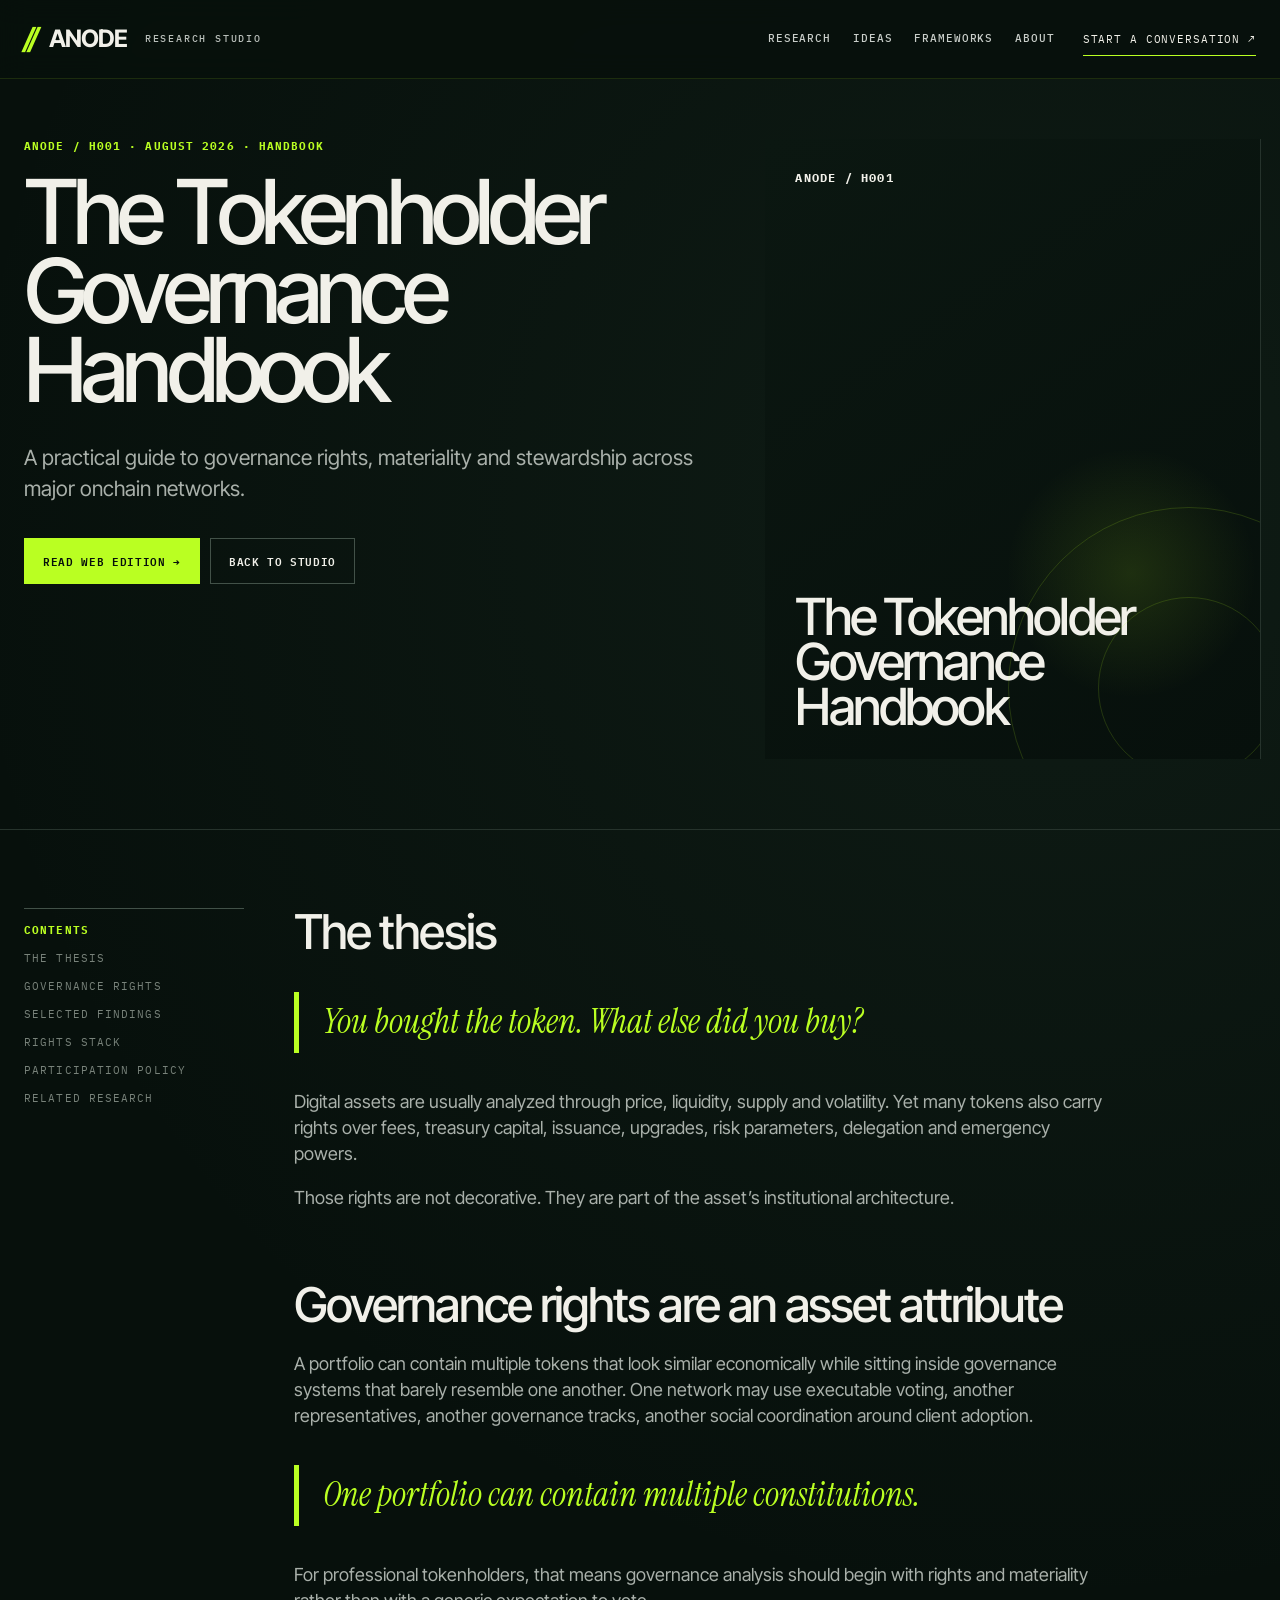
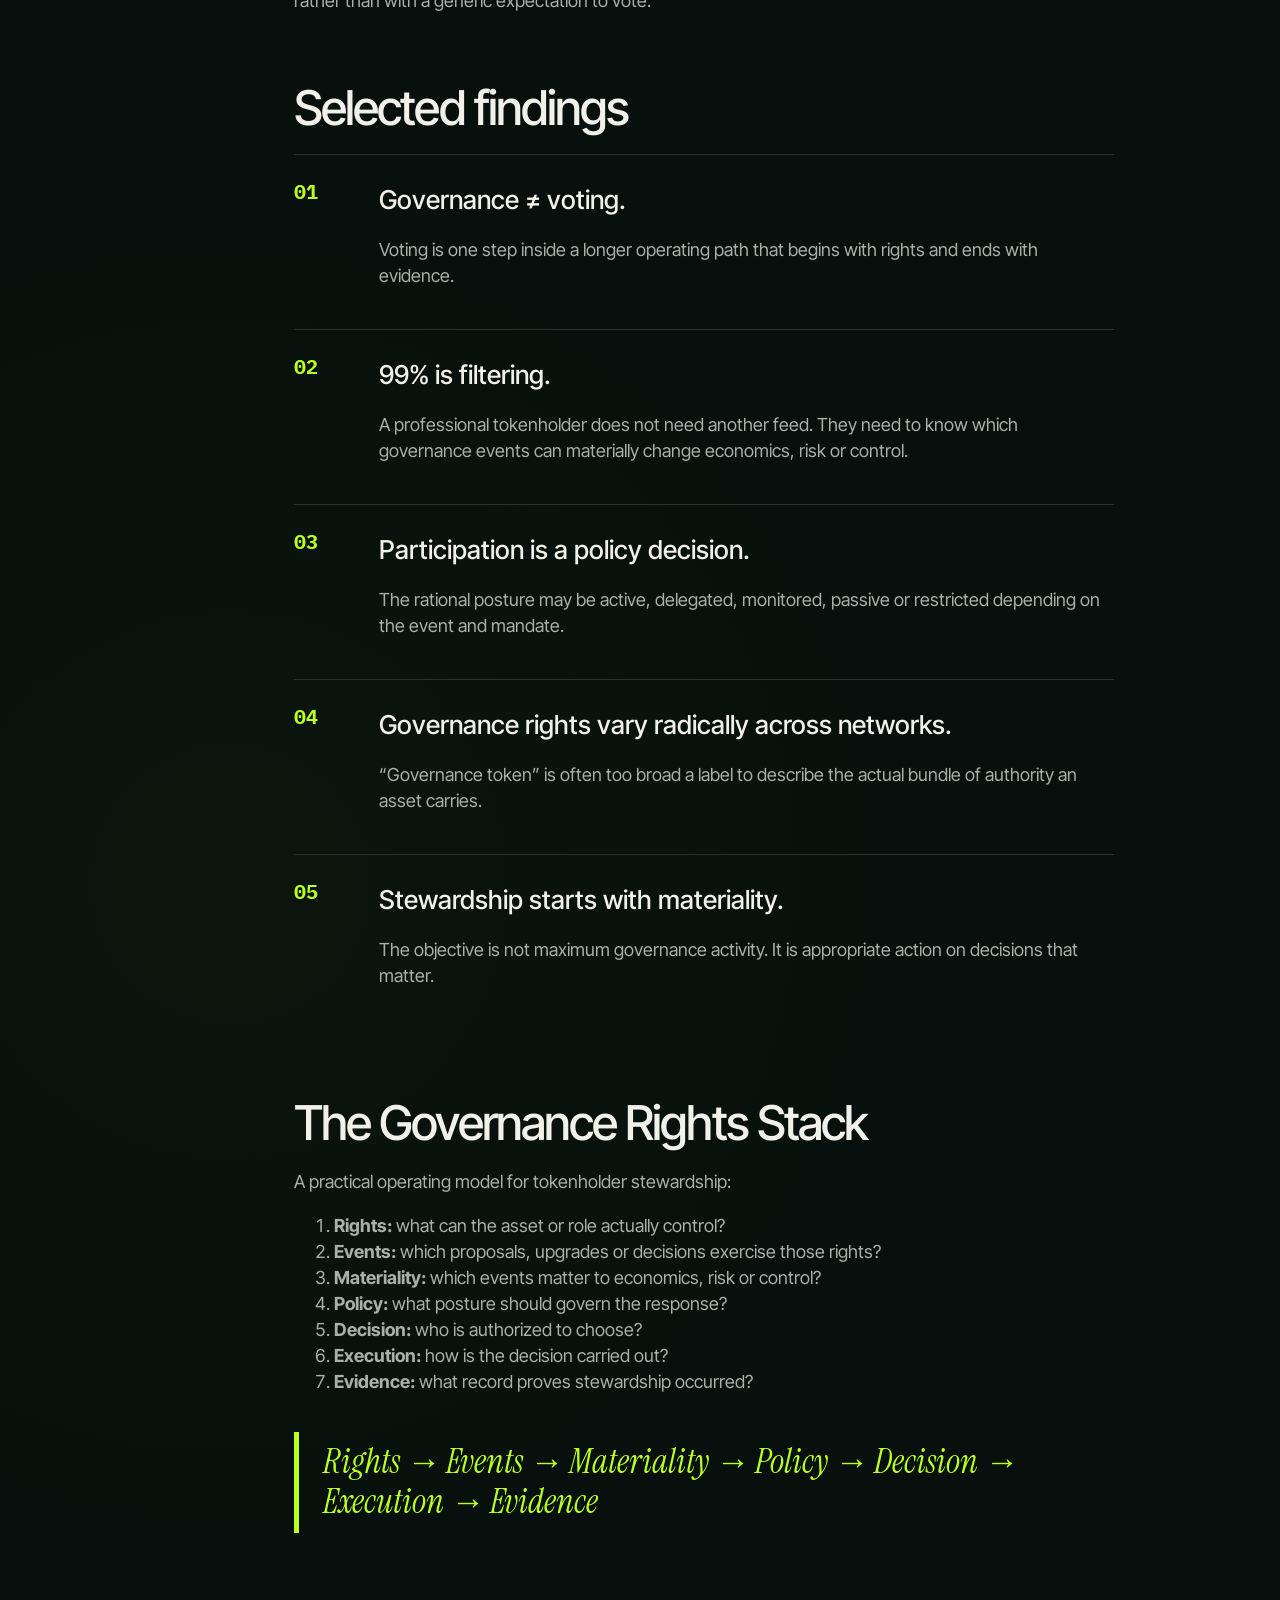
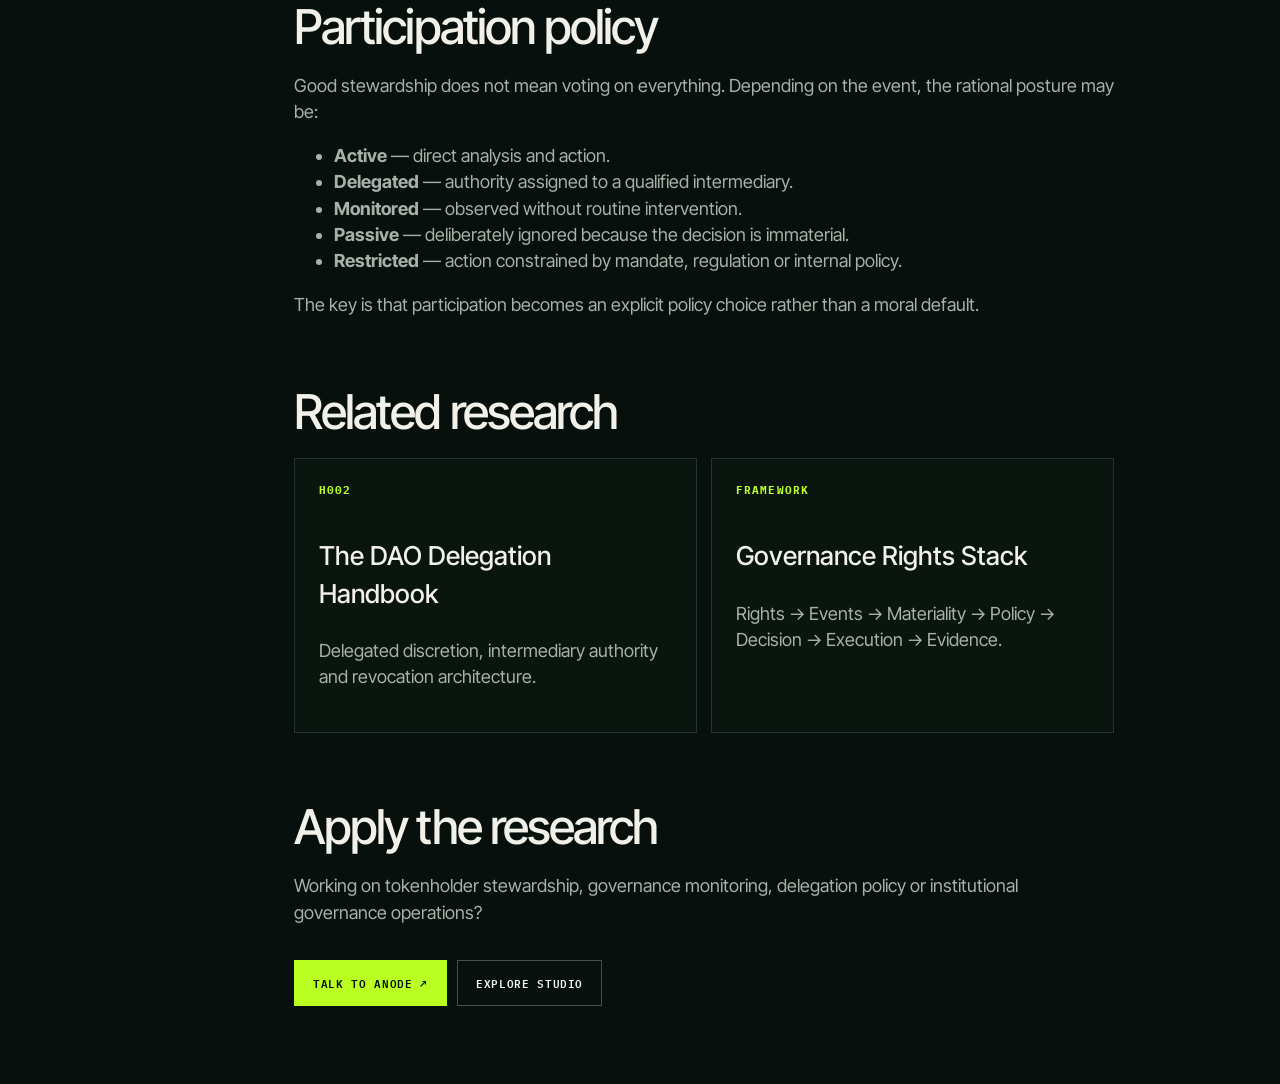
<file: anode-research-studio/h001/index.html>
<!doctype html><html lang="en"><head><meta charset="utf-8"><meta name="viewport" content="width=device-width,initial-scale=1"><title>H001 — The Tokenholder Governance Handbook</title><meta name="description" content="How governance rights work across onchain networks."><link rel="stylesheet" href="../styles.css"></head><body><header class="topbar"><div class="wrap nav"><a class="brand" href="../">ANODE <span>RESEARCH STUDIO</span></a><nav class="navlinks"><a href="../#research">Research</a><a href="../#ideas">Ideas</a><a href="../#frameworks">Frameworks</a><a href="../#about">About</a></nav><a class="navcta" href="https://anode.gg/" target="_blank">ANODE ↗</a><button class="mobile-toggle">☰</button></div></header><main>
<section class="article-hero"><div class="wrap article-hero-grid"><div><div class="kicker">ANODE / H001 · AUGUST 2026 · HANDBOOK</div><h1>The Tokenholder Governance Handbook</h1><p class="article-sub">A practical guide to governance rights, materiality and stewardship across major onchain networks.</p><div class="actions"><a class="btn primary" href="#read">Read web edition →</a><a class="btn" href="../#research">Back to Studio</a></div></div><div class="cover acid article-cover"><div class="cover-id">ANODE / H001</div><div class="cover-title">The Tokenholder Governance Handbook</div></div></div></section>
<div class="wrap article-body" id="read"><aside class="toc"><div class="kicker">CONTENTS</div><a href="#thesis">The thesis</a><a href="#rights">Governance rights</a><a href="#findings">Selected findings</a><a href="#stack">Rights stack</a><a href="#policy">Participation policy</a><a href="#related">Related research</a></aside><article class="prose"><h2 id="thesis">The thesis</h2><blockquote>You bought the token. What else did you buy?</blockquote><p>Digital assets are usually analyzed through price, liquidity, supply and volatility. Yet many tokens also carry rights over fees, treasury capital, issuance, upgrades, risk parameters, delegation and emergency powers.</p><p>Those rights are not decorative. They are part of the asset’s institutional architecture.</p>
<h2 id="rights">Governance rights are an asset attribute</h2><p>A portfolio can contain multiple tokens that look similar economically while sitting inside governance systems that barely resemble one another. One network may use executable voting, another representatives, another governance tracks, another social coordination around client adoption.</p><blockquote>One portfolio can contain multiple constitutions.</blockquote><p>For professional tokenholders, that means governance analysis should begin with rights and materiality rather than with a generic expectation to vote.</p>
<h2 id="findings">Selected findings</h2><div class="finding"><b>01</b><div><h3>Governance ≠ voting.</h3><p>Voting is one step inside a longer operating path that begins with rights and ends with evidence.</p></div></div><div class="finding"><b>02</b><div><h3>99% is filtering.</h3><p>A professional tokenholder does not need another feed. They need to know which governance events can materially change economics, risk or control.</p></div></div><div class="finding"><b>03</b><div><h3>Participation is a policy decision.</h3><p>The rational posture may be active, delegated, monitored, passive or restricted depending on the event and mandate.</p></div></div><div class="finding"><b>04</b><div><h3>Governance rights vary radically across networks.</h3><p>“Governance token” is often too broad a label to describe the actual bundle of authority an asset carries.</p></div></div><div class="finding"><b>05</b><div><h3>Stewardship starts with materiality.</h3><p>The objective is not maximum governance activity. It is appropriate action on decisions that matter.</p></div></div>
<h2 id="stack">The Governance Rights Stack</h2><p>A practical operating model for tokenholder stewardship:</p><ol><li><strong>Rights:</strong> what can the asset or role actually control?</li><li><strong>Events:</strong> which proposals, upgrades or decisions exercise those rights?</li><li><strong>Materiality:</strong> which events matter to economics, risk or control?</li><li><strong>Policy:</strong> what posture should govern the response?</li><li><strong>Decision:</strong> who is authorized to choose?</li><li><strong>Execution:</strong> how is the decision carried out?</li><li><strong>Evidence:</strong> what record proves stewardship occurred?</li></ol><blockquote>Rights → Events → Materiality → Policy → Decision → Execution → Evidence</blockquote>
<h2 id="policy">Participation policy</h2><p>Good stewardship does not mean voting on everything. Depending on the event, the rational posture may be:</p><ul><li><strong>Active</strong> — direct analysis and action.</li><li><strong>Delegated</strong> — authority assigned to a qualified intermediary.</li><li><strong>Monitored</strong> — observed without routine intervention.</li><li><strong>Passive</strong> — deliberately ignored because the decision is immaterial.</li><li><strong>Restricted</strong> — action constrained by mandate, regulation or internal policy.</li></ul><p>The key is that participation becomes an explicit policy choice rather than a moral default.</p>
<h2 id="related">Related research</h2><div class="related"><a href="../h002/"><div class="meta">H002</div><h3>The DAO Delegation Handbook</h3><p>Delegated discretion, intermediary authority and revocation architecture.</p></a><a href="../#frameworks"><div class="meta">FRAMEWORK</div><h3>Governance Rights Stack</h3><p>Rights → Events → Materiality → Policy → Decision → Execution → Evidence.</p></a></div><h2>Apply the research</h2><p>Working on tokenholder stewardship, governance monitoring, delegation policy or institutional governance operations?</p><div class="actions"><a class="btn primary" href="https://anode.gg/" target="_blank">Talk to Anode ↗</a><a class="btn" href="../">Explore Studio</a></div></article></div></main><script src="../app.js"></script></body></html>
</file>
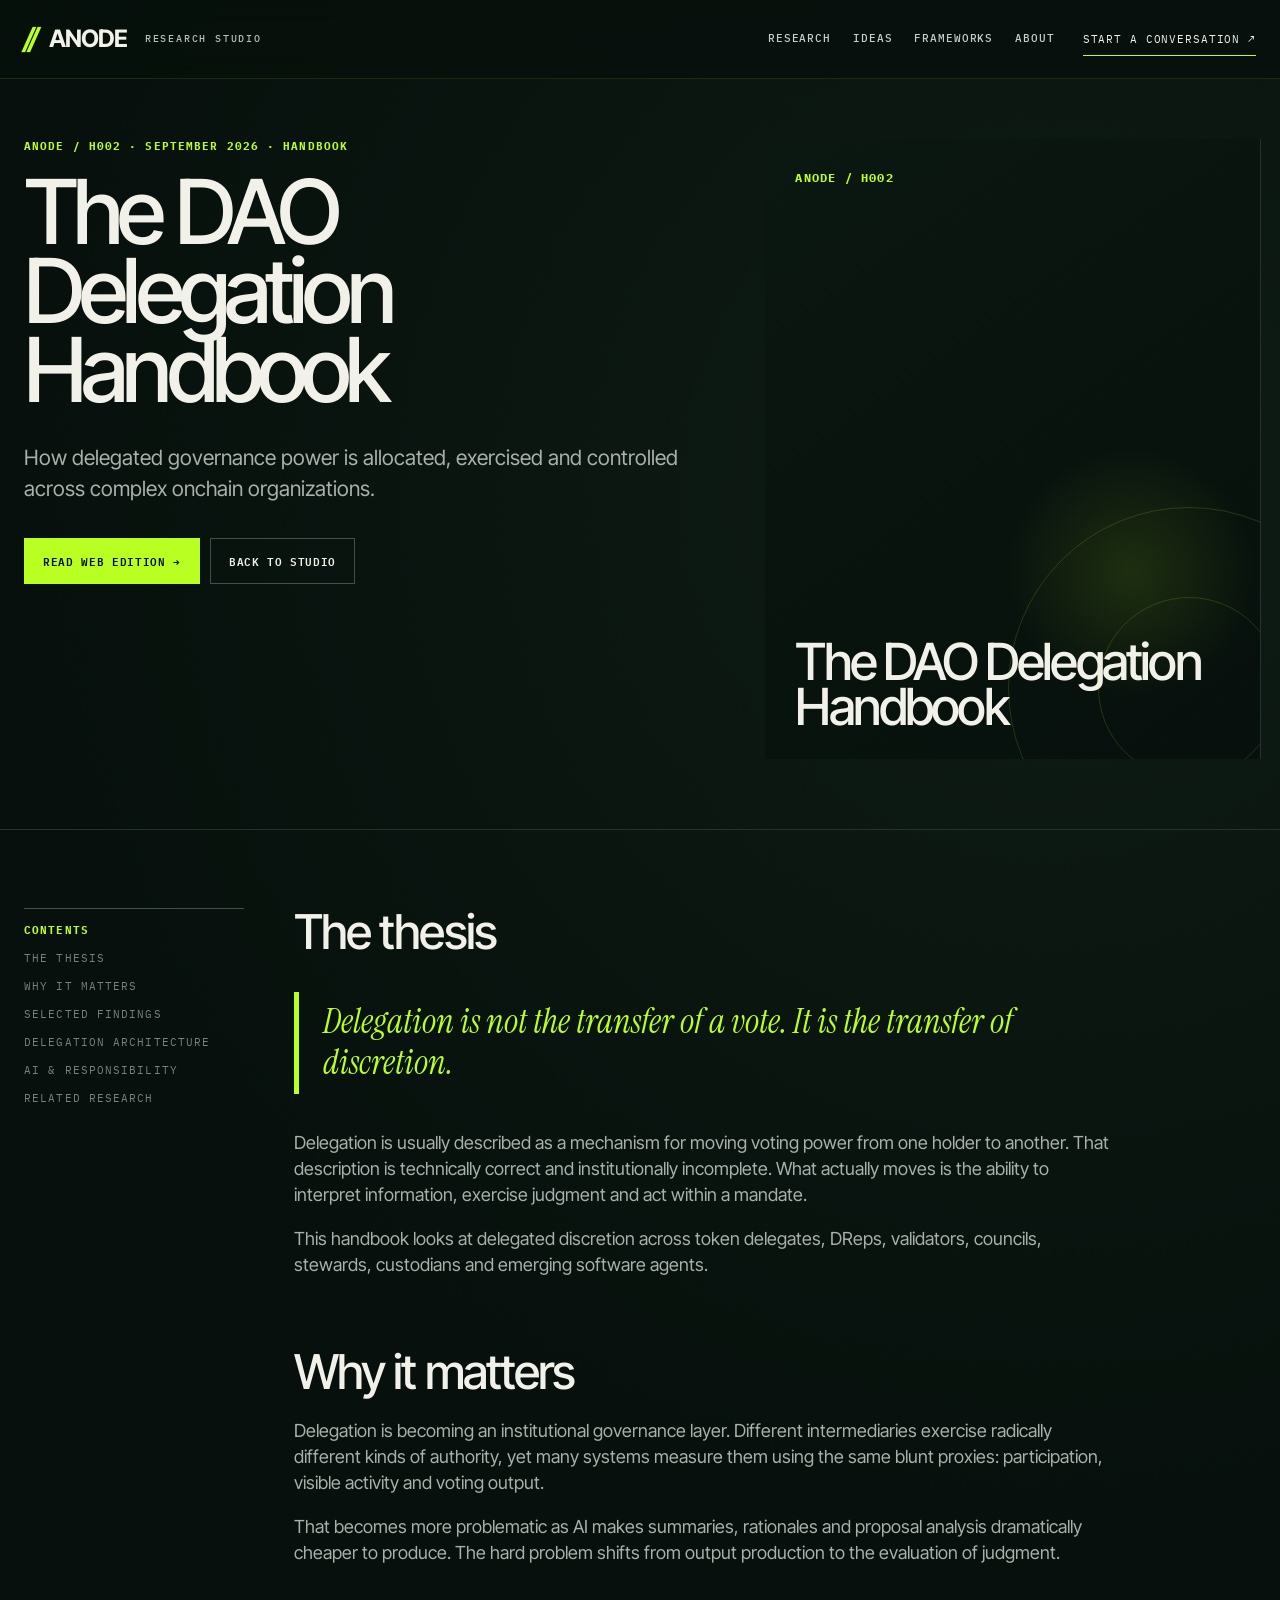
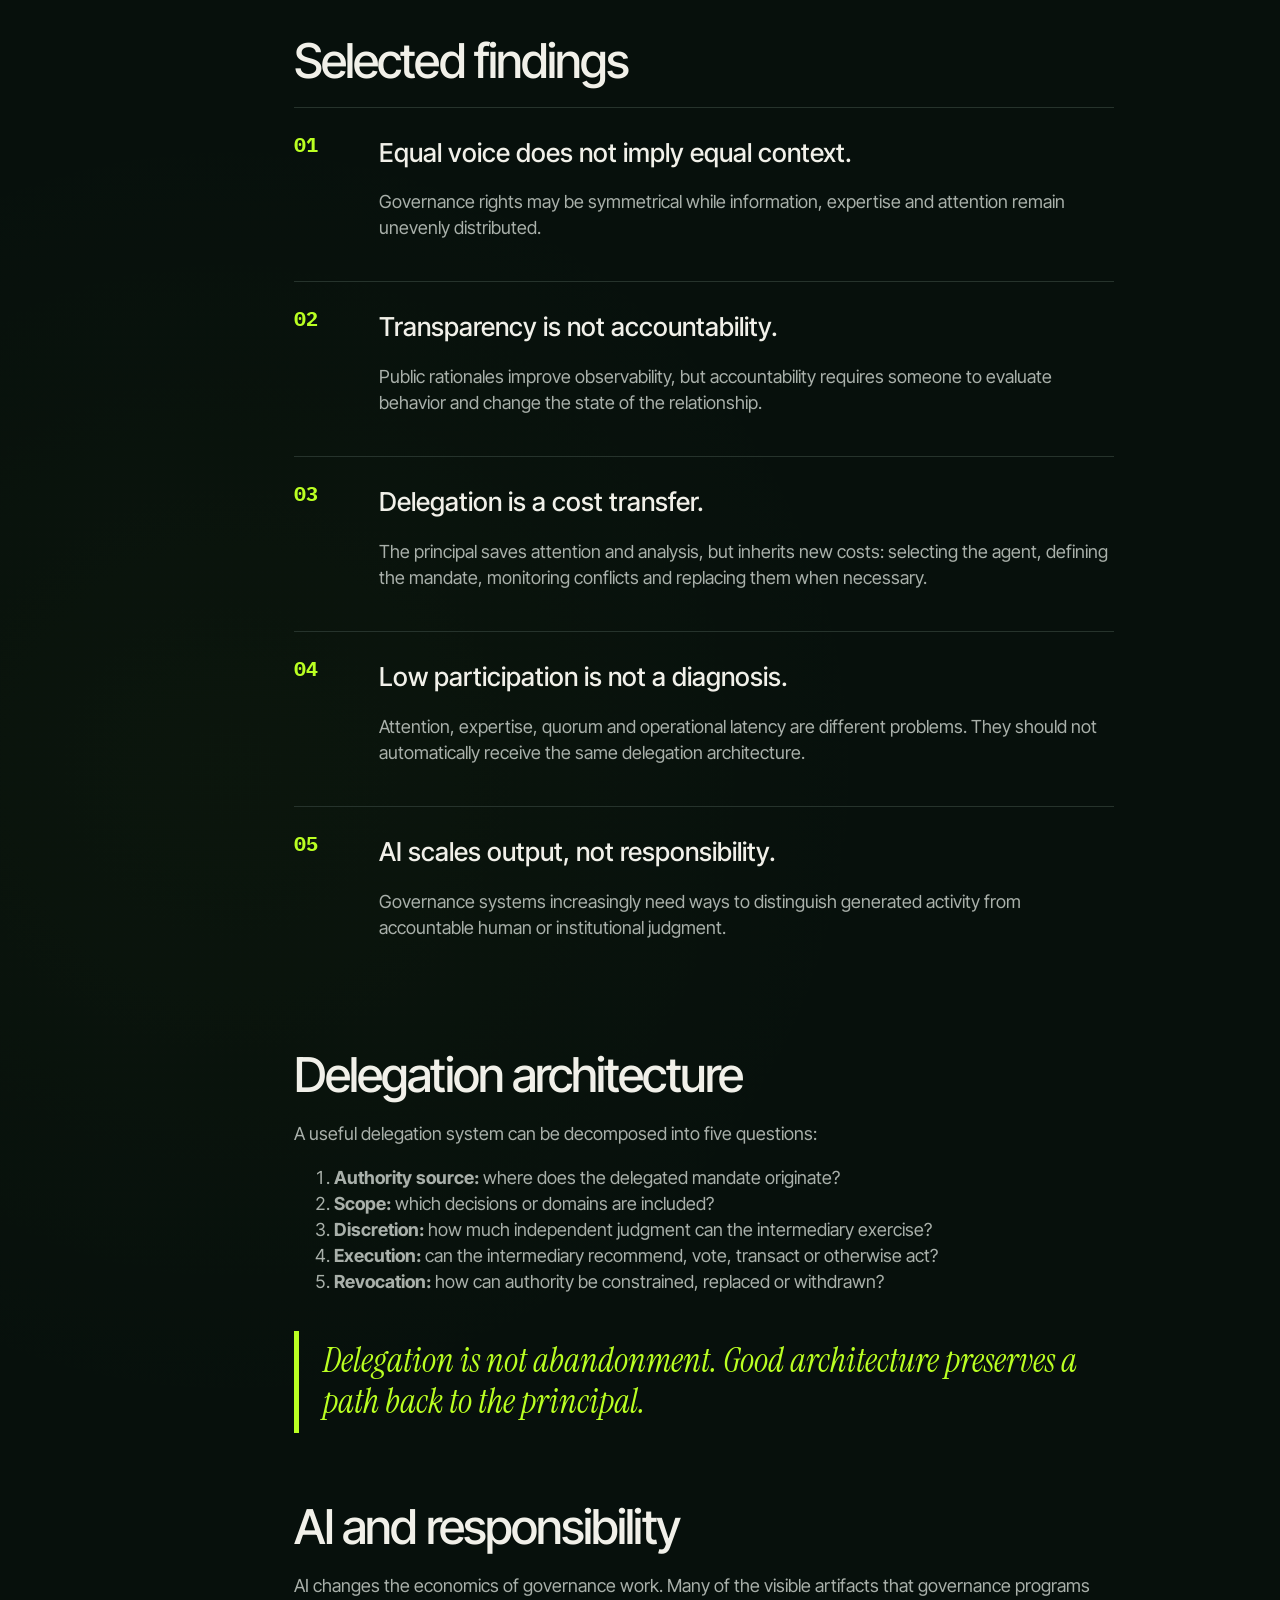
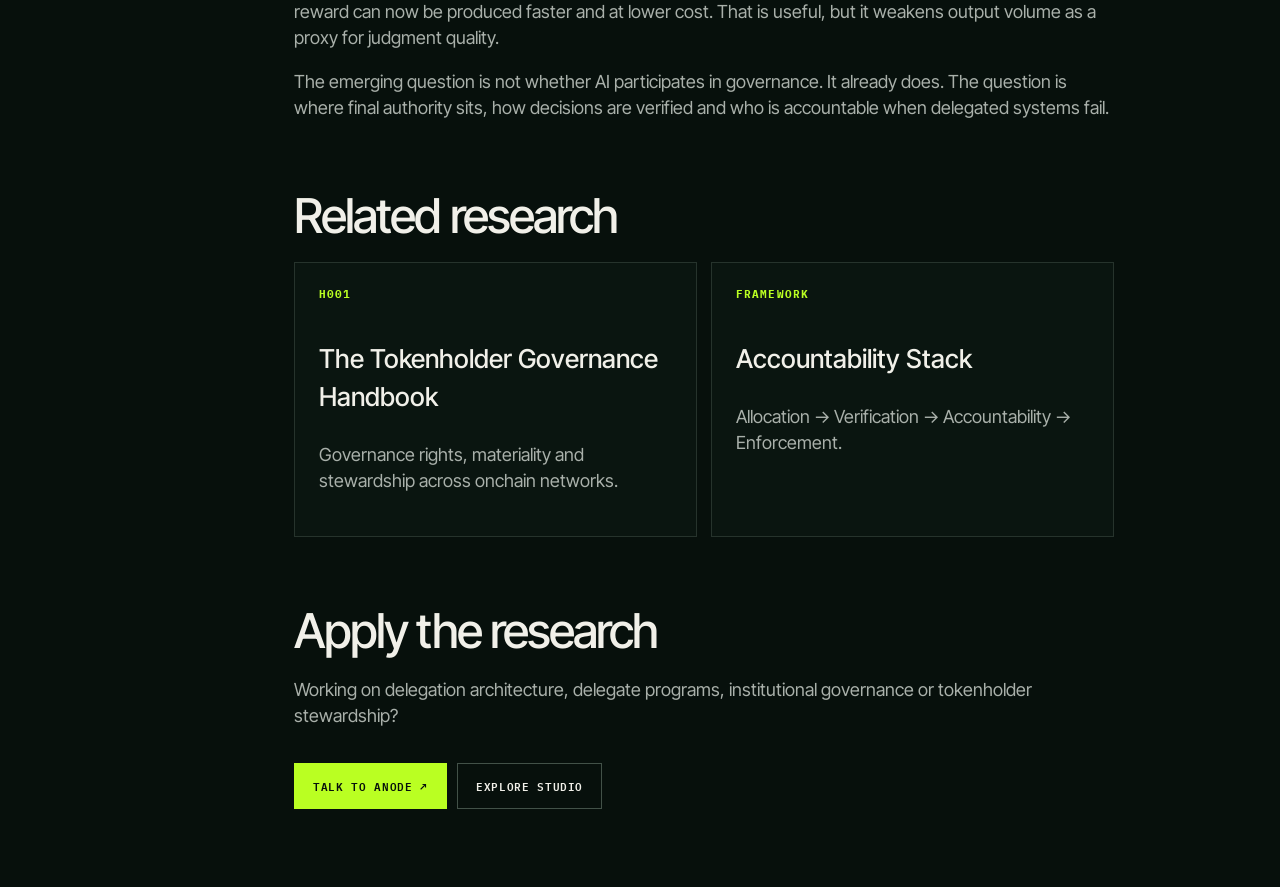
<file: anode-research-studio/h002/index.html>
<!doctype html><html lang="en"><head><meta charset="utf-8"><meta name="viewport" content="width=device-width,initial-scale=1"><title>H002 — The DAO Delegation Handbook</title><meta name="description" content="How delegated governance power is allocated, exercised and controlled."><link rel="stylesheet" href="../styles.css"></head><body><header class="topbar"><div class="wrap nav"><a class="brand" href="../">ANODE <span>RESEARCH STUDIO</span></a><nav class="navlinks"><a href="../#research">Research</a><a href="../#ideas">Ideas</a><a href="../#frameworks">Frameworks</a><a href="../#about">About</a></nav><a class="navcta" href="https://anode.gg/" target="_blank">ANODE ↗</a><button class="mobile-toggle">☰</button></div></header><main>
<section class="article-hero"><div class="wrap article-hero-grid"><div><div class="kicker">ANODE / H002 · SEPTEMBER 2026 · HANDBOOK</div><h1>The DAO Delegation Handbook</h1><p class="article-sub">How delegated governance power is allocated, exercised and controlled across complex onchain organizations.</p><div class="actions"><a class="btn primary" href="#read">Read web edition →</a><a class="btn" href="../#research">Back to Studio</a></div></div><div class="cover article-cover"><div class="cover-id">ANODE / H002</div><div class="cover-title">The DAO Delegation Handbook</div></div></div></section>
<div class="wrap article-body" id="read"><aside class="toc"><div class="kicker">CONTENTS</div><a href="#thesis">The thesis</a><a href="#why">Why it matters</a><a href="#findings">Selected findings</a><a href="#architecture">Delegation architecture</a><a href="#ai">AI & responsibility</a><a href="#related">Related research</a></aside><article class="prose"><h2 id="thesis">The thesis</h2><blockquote>Delegation is not the transfer of a vote. It is the transfer of discretion.</blockquote><p>Delegation is usually described as a mechanism for moving voting power from one holder to another. That description is technically correct and institutionally incomplete. What actually moves is the ability to interpret information, exercise judgment and act within a mandate.</p><p>This handbook looks at delegated discretion across token delegates, DReps, validators, councils, stewards, custodians and emerging software agents.</p>
<h2 id="why">Why it matters</h2><p>Delegation is becoming an institutional governance layer. Different intermediaries exercise radically different kinds of authority, yet many systems measure them using the same blunt proxies: participation, visible activity and voting output.</p><p>That becomes more problematic as AI makes summaries, rationales and proposal analysis dramatically cheaper to produce. The hard problem shifts from output production to the evaluation of judgment.</p>
<h2 id="findings">Selected findings</h2><div class="finding"><b>01</b><div><h3>Equal voice does not imply equal context.</h3><p>Governance rights may be symmetrical while information, expertise and attention remain unevenly distributed.</p></div></div><div class="finding"><b>02</b><div><h3>Transparency is not accountability.</h3><p>Public rationales improve observability, but accountability requires someone to evaluate behavior and change the state of the relationship.</p></div></div><div class="finding"><b>03</b><div><h3>Delegation is a cost transfer.</h3><p>The principal saves attention and analysis, but inherits new costs: selecting the agent, defining the mandate, monitoring conflicts and replacing them when necessary.</p></div></div><div class="finding"><b>04</b><div><h3>Low participation is not a diagnosis.</h3><p>Attention, expertise, quorum and operational latency are different problems. They should not automatically receive the same delegation architecture.</p></div></div><div class="finding"><b>05</b><div><h3>AI scales output, not responsibility.</h3><p>Governance systems increasingly need ways to distinguish generated activity from accountable human or institutional judgment.</p></div></div>
<h2 id="architecture">Delegation architecture</h2><p>A useful delegation system can be decomposed into five questions:</p><ol><li><strong>Authority source:</strong> where does the delegated mandate originate?</li><li><strong>Scope:</strong> which decisions or domains are included?</li><li><strong>Discretion:</strong> how much independent judgment can the intermediary exercise?</li><li><strong>Execution:</strong> can the intermediary recommend, vote, transact or otherwise act?</li><li><strong>Revocation:</strong> how can authority be constrained, replaced or withdrawn?</li></ol><blockquote>Delegation is not abandonment. Good architecture preserves a path back to the principal.</blockquote>
<h2 id="ai">AI and responsibility</h2><p>AI changes the economics of governance work. Many of the visible artifacts that governance programs reward can now be produced faster and at lower cost. That is useful, but it weakens output volume as a proxy for judgment quality.</p><p>The emerging question is not whether AI participates in governance. It already does. The question is where final authority sits, how decisions are verified and who is accountable when delegated systems fail.</p>
<h2 id="related">Related research</h2><div class="related"><a href="../h001/"><div class="meta">H001</div><h3>The Tokenholder Governance Handbook</h3><p>Governance rights, materiality and stewardship across onchain networks.</p></a><a href="../#frameworks"><div class="meta">FRAMEWORK</div><h3>Accountability Stack</h3><p>Allocation → Verification → Accountability → Enforcement.</p></a></div><h2>Apply the research</h2><p>Working on delegation architecture, delegate programs, institutional governance or tokenholder stewardship?</p><div class="actions"><a class="btn primary" href="https://anode.gg/" target="_blank">Talk to Anode ↗</a><a class="btn" href="../">Explore Studio</a></div></article></div></main><script src="../app.js"></script></body></html>
</file>
<file: anode-delegation-lab/styles.css>
:root{
  --paper:#f1efe7;
  --paper-2:#e7e4da;
  --ink:#11120f;
  --muted:#66685f;
  --line:#b8b7ad;
  --soft-line:#d8d6ce;
  --signal:#ff4f1f;
  --acid:#dafc4b;
  --max:1520px;
  --pad:clamp(18px,3vw,52px);
  --display:Arial,Helvetica,sans-serif;
  --mono:"Courier New",Courier,monospace;
}
*{box-sizing:border-box}
html{scroll-behavior:smooth}
body{margin:0;background:var(--paper);color:var(--ink);font-family:var(--display);font-size:16px;line-height:1.35}
a{color:inherit;text-decoration:none}
button,input{font:inherit;color:inherit}
button{cursor:pointer}
.skip-link{position:fixed;left:12px;top:-80px;background:var(--ink);color:var(--paper);padding:10px 14px;z-index:100}
.skip-link:focus{top:12px}
.site-header{min-height:76px;border-bottom:1px solid var(--ink);display:grid;grid-template-columns:1fr auto auto;gap:30px;align-items:center;padding:0 var(--pad);position:sticky;top:0;background:rgba(241,239,231,.95);backdrop-filter:blur(12px);z-index:20}
.brand{display:flex;align-items:center;gap:11px;font-size:12px;font-weight:700;letter-spacing:.08em}.brand-mark{width:28px;height:28px;border:1px solid var(--ink);display:grid;place-items:center;font-weight:900;font-size:16px}
.header-meta{display:flex;gap:26px;font-size:10px;letter-spacing:.14em;font-family:var(--mono)}.field-status{display:flex;align-items:center;gap:8px}.field-status i{width:7px;height:7px;border-radius:50%;background:var(--acid);box-shadow:0 0 0 1px var(--ink)}
.text-button{border:0;background:none;padding:9px 0;font-size:10px;font-family:var(--mono);letter-spacing:.08em;border-bottom:1px solid transparent}.text-button:hover,.text-button:focus-visible{border-bottom-color:var(--ink)}
.system-bar{height:32px;overflow:hidden;border-bottom:1px solid var(--ink);display:flex;white-space:nowrap;font-family:var(--mono);font-size:10px;letter-spacing:.13em;align-items:center}.system-bar span{animation:marquee 34s linear infinite;padding-right:48px}@keyframes marquee{to{transform:translateX(-100%)}}
main{max-width:var(--max);margin:0 auto;padding:0 var(--pad)}
.progress-shell{padding:24px 0 16px;border-bottom:1px solid var(--ink)}.progress-kicker{font-family:var(--mono);font-size:10px;letter-spacing:.13em;margin-bottom:12px}.progress-track{height:2px;background:var(--soft-line);position:relative}.progress-track span{position:absolute;left:0;top:0;height:100%;width:0;background:var(--signal);transition:width .4s ease}.progress-steps{display:grid;grid-template-columns:repeat(10,1fr);gap:6px;list-style:none;margin:10px 0 0;padding:0;font-family:var(--mono);font-size:9px;letter-spacing:.08em;color:var(--muted)}.progress-steps li.active{color:var(--ink);font-weight:700}
.app-shell{min-height:calc(100vh - 230px)}.screen{padding:clamp(36px,7vw,100px) 0 72px;animation:enter .3s ease both}@keyframes enter{from{opacity:.2;transform:translateY(12px)}to{opacity:1;transform:none}}
.screen-grid{display:grid;grid-template-columns:minmax(0,1.35fr) minmax(280px,.65fr);gap:clamp(34px,7vw,110px);align-items:start}.eyebrow{font-family:var(--mono);font-size:10px;letter-spacing:.15em;text-transform:uppercase;margin:0 0 22px;display:flex;gap:10px;align-items:center}.eyebrow:before{content:"";width:42px;border-top:1px solid var(--ink)}
.hero-title,.screen-title{font-weight:700;letter-spacing:-.06em;text-transform:uppercase;margin:0;line-height:.9}.hero-title{font-size:clamp(58px,9.5vw,148px);max-width:1200px}.screen-title{font-size:clamp(44px,6.5vw,96px);max-width:1100px}.outline{color:transparent;-webkit-text-stroke:1.5px var(--ink)}
.lede{font-size:clamp(18px,2vw,30px);max-width:780px;line-height:1.24;margin:28px 0;color:#262722;letter-spacing:-.02em}.body-copy{max-width:710px;color:#35362f;font-size:17px}.micro{font-family:var(--mono);font-size:9px;letter-spacing:.1em;color:var(--muted);text-transform:uppercase}
.hero-meta{display:grid;grid-template-columns:repeat(3,1fr);border-top:1px solid var(--ink);border-bottom:1px solid var(--ink);margin-top:50px;max-width:800px}.hero-meta div{padding:13px 14px 12px 0;font-family:var(--mono);font-size:9px;letter-spacing:.1em}.hero-meta div+div{padding-left:14px;border-left:1px solid var(--ink)}
.actions{display:flex;flex-wrap:wrap;gap:10px;margin-top:34px}.btn{min-height:48px;padding:14px 18px;border:1px solid var(--ink);background:transparent;text-transform:uppercase;font-family:var(--mono);font-size:10px;letter-spacing:.1em;display:inline-flex;align-items:center;justify-content:space-between;gap:28px;transition:.15s}.btn:hover,.btn:focus-visible{background:var(--ink);color:var(--paper);outline:none;transform:translateY(-1px)}.btn.primary{background:var(--ink);color:var(--paper)}.btn.primary:hover,.btn.primary:focus-visible{background:var(--signal);color:var(--ink)}.btn.small{min-height:38px;padding:9px 12px;gap:10px}.btn.ghost{border-color:var(--line)}
.side-note{border-left:1px solid var(--ink);padding-left:20px;position:sticky;top:132px}.side-note .big-number{font-size:84px;line-height:.85;letter-spacing:-.07em;font-weight:700}.side-note p{font-family:var(--mono);font-size:10px;letter-spacing:.08em;max-width:280px}
.scenario-grid,.choice-grid{display:grid;grid-template-columns:repeat(3,1fr);border-top:1px solid var(--ink);border-left:1px solid var(--ink);margin-top:44px}.choice-grid.two{grid-template-columns:repeat(2,1fr)}.choice-grid.four{grid-template-columns:repeat(4,1fr)}
.choice-card{min-height:190px;padding:20px;border:0;border-right:1px solid var(--ink);border-bottom:1px solid var(--ink);background:transparent;text-align:left;position:relative;display:flex;flex-direction:column;transition:background .15s}.choice-card:hover,.choice-card:focus-visible{background:var(--acid);outline:none}.choice-card.selected{background:var(--ink);color:var(--paper)}.choice-card .code{font-family:var(--mono);font-size:9px;letter-spacing:.1em;margin-bottom:22px}.choice-card .title{font-size:22px;font-weight:700;letter-spacing:-.03em;text-transform:uppercase}.choice-card .copy{font-size:13px;color:inherit;opacity:.72;margin-top:10px;max-width:410px}.choice-card .risk{font-family:var(--mono);font-size:9px;letter-spacing:.07em;margin-top:auto;padding-top:22px;color:inherit;opacity:.8}.choice-card .arrow{position:absolute;right:18px;top:16px;font-size:18px}
.design-chain{display:grid;grid-template-columns:repeat(5,1fr);border:1px solid var(--ink);margin:32px 0 42px}.chain-cell{min-height:102px;padding:14px;position:relative}.chain-cell+.chain-cell{border-left:1px solid var(--ink)}.chain-cell:after{content:"→";position:absolute;right:-11px;top:38px;background:var(--paper);padding:0 4px;font-family:var(--mono);z-index:2}.chain-cell:last-child:after{display:none}.chain-label{font-family:var(--mono);font-size:9px;letter-spacing:.1em;color:var(--muted);display:block}.chain-value{font-size:13px;font-weight:700;text-transform:uppercase;margin-top:20px;display:block}.chain-cell.active{background:var(--acid)}
.context-strip{display:grid;grid-template-columns:repeat(4,1fr);border:1px solid var(--ink);margin:30px 0}.context-strip>div{padding:15px;min-height:100px}.context-strip>div+div{border-left:1px solid var(--ink)}.context-strip strong{display:block;font-size:13px;text-transform:uppercase;margin-top:18px}.context-strip .micro{color:var(--muted)}
.section-rule{border:0;border-top:1px solid var(--ink);margin:44px 0}.subhead{font-size:clamp(24px,3vw,42px);letter-spacing:-.04em;margin:36px 0 12px;line-height:1}.note{border-left:4px solid var(--signal);padding:12px 0 12px 16px;max-width:850px;font-size:15px}.note strong{display:block;font-family:var(--mono);font-size:9px;letter-spacing:.1em;margin-bottom:7px}
.segmented{display:flex;flex-wrap:wrap;border-top:1px solid var(--ink);border-left:1px solid var(--ink);margin-top:20px}.segmented button{min-height:44px;border:0;border-right:1px solid var(--ink);border-bottom:1px solid var(--ink);background:transparent;padding:12px 14px;font-family:var(--mono);font-size:9px;letter-spacing:.08em}.segmented button:hover,.segmented button:focus-visible{background:var(--paper-2);outline:none}.segmented button.selected{background:var(--ink);color:var(--paper)}
.multi-grid{display:grid;grid-template-columns:repeat(3,1fr);border-top:1px solid var(--ink);border-left:1px solid var(--ink);margin-top:20px}.multi-option{border:0;border-right:1px solid var(--ink);border-bottom:1px solid var(--ink);background:transparent;text-align:left;padding:15px;min-height:74px;font-family:var(--mono);font-size:9px;letter-spacing:.07em}.multi-option:hover,.multi-option:focus-visible{background:var(--paper-2);outline:none}.multi-option.selected{background:var(--ink);color:var(--paper)}
.warning{margin-top:22px;border:1px solid var(--ink);padding:16px;display:grid;grid-template-columns:auto 1fr;gap:18px;align-items:start;background:var(--paper-2)}.warning .symbol{font-size:28px}.warning strong{display:block;font-size:13px;text-transform:uppercase;margin-bottom:4px}.warning p{margin:0;font-size:13px;color:#44463f}
.stress-card{border-top:1px solid var(--ink);border-bottom:1px solid var(--ink);padding:30px 0;margin:36px 0}.stress-card h3{font-size:clamp(32px,5vw,72px);line-height:.92;letter-spacing:-.05em;margin:0;max-width:1000px}.stress-card p{max-width:720px;font-size:16px}
.result-hero{border-bottom:1px solid var(--ink);padding-bottom:32px}.result-label{font-family:var(--mono);font-size:10px;letter-spacing:.12em}.result-type{font-size:clamp(54px,8vw,122px);font-weight:700;letter-spacing:-.065em;line-height:.86;margin:12px 0 22px;text-transform:uppercase}.result-summary{display:grid;grid-template-columns:repeat(4,1fr);border-top:1px solid var(--ink);border-left:1px solid var(--ink);margin-top:32px}.result-summary>div{padding:15px;border-right:1px solid var(--ink);border-bottom:1px solid var(--ink);min-height:105px}.result-summary strong{display:block;margin-top:18px;font-size:13px;text-transform:uppercase}
.dashboard{display:grid;grid-template-columns:repeat(5,1fr);border-top:1px solid var(--ink);border-left:1px solid var(--ink);margin:38px 0}.metric{border-right:1px solid var(--ink);border-bottom:1px solid var(--ink);padding:16px;min-height:138px;display:flex;flex-direction:column}.metric .m-title{font-family:var(--mono);font-size:9px;letter-spacing:.08em;color:var(--muted)}.metric .m-band{font-size:25px;font-weight:700;letter-spacing:-.04em;margin-top:auto}.metric .m-track{height:4px;background:var(--soft-line);margin-top:12px;position:relative}.metric .m-track i{display:block;height:100%;background:var(--signal)}
.canvas-grid{display:grid;grid-template-columns:repeat(3,1fr);border-top:1px solid var(--ink);border-left:1px solid var(--ink);margin-top:20px}.canvas-cell{border-right:1px solid var(--ink);border-bottom:1px solid var(--ink);padding:14px;min-height:105px}.canvas-cell .micro{display:block}.canvas-cell strong{display:block;margin-top:16px;font-size:13px;text-transform:uppercase}
.split{display:grid;grid-template-columns:1fr 1fr;gap:40px;margin-top:40px}.list-block{border-top:1px solid var(--ink)}.list-block h3{font-size:22px;margin:18px 0}.list-block ul{list-style:none;margin:0;padding:0}.list-block li{border-top:1px solid var(--soft-line);padding:12px 0 12px 24px;position:relative;font-size:14px}.list-block li:before{content:"↗";position:absolute;left:0;color:var(--signal);font-family:var(--mono)}
.principles{border-top:1px solid var(--ink);margin-top:24px}.principle{display:grid;grid-template-columns:48px 1fr auto;gap:16px;padding:13px 0;border-bottom:1px solid var(--soft-line);align-items:center}.principle .n{font-family:var(--mono);font-size:9px}.principle .status{font-family:var(--mono);font-size:9px;border:1px solid var(--ink);padding:7px 9px}.principle .status.ALIGNED{background:var(--acid)}.principle .status.NOT-ADDRESSED{background:var(--paper-2)}
.case-grid{display:grid;grid-template-columns:repeat(3,1fr);border-top:1px solid var(--ink);border-left:1px solid var(--ink);margin-top:20px}.case-card{border-right:1px solid var(--ink);border-bottom:1px solid var(--ink);padding:16px;min-height:150px}.case-card h4{font-size:24px;margin:0 0 10px}.case-card p{font-size:13px;margin:0}.case-card .ref{font-family:var(--mono);font-size:8px;color:var(--muted);margin-top:26px;display:block}
.share-box{border:1px solid var(--ink);padding:20px;margin-top:32px;background:var(--paper-2)}.share-box pre{white-space:pre-wrap;font-family:var(--mono);font-size:10px;line-height:1.6;margin:0}
.site-footer{border-top:1px solid var(--ink);max-width:var(--max);margin:0 auto;padding:26px var(--pad) 46px;display:grid;grid-template-columns:1fr auto;gap:30px;font-family:var(--mono);font-size:9px;letter-spacing:.08em}.site-footer p{margin:8px 0 0;color:var(--muted)}.footer-links{display:flex;gap:22px;flex-wrap:wrap}.footer-links a:hover{text-decoration:underline}
@media(max-width:1000px){.site-header{grid-template-columns:1fr auto}.header-meta{display:none}.screen-grid{grid-template-columns:1fr}.side-note{position:static}.scenario-grid,.choice-grid,.choice-grid.four{grid-template-columns:repeat(2,1fr)}.dashboard{grid-template-columns:repeat(2,1fr)}.result-summary,.context-strip{grid-template-columns:repeat(2,1fr)}.canvas-grid{grid-template-columns:repeat(2,1fr)}.design-chain{grid-template-columns:1fr}.chain-cell+.chain-cell{border-left:0;border-top:1px solid var(--ink)}.chain-cell:after{content:"↓";right:18px;top:auto;bottom:-11px}.progress-steps{overflow:auto;grid-template-columns:repeat(10,minmax(88px,1fr));padding-bottom:6px}}
@media(max-width:640px){.site-header{min-height:62px}.brand{font-size:10px}.brand-mark{width:24px;height:24px}.text-button{font-size:8px}.system-bar{height:28px}.scenario-grid,.choice-grid,.choice-grid.two,.choice-grid.four,.multi-grid{grid-template-columns:1fr}.choice-card{min-height:150px}.result-summary,.context-strip,.dashboard,.canvas-grid,.case-grid,.split{grid-template-columns:1fr}.hero-meta{grid-template-columns:1fr}.hero-meta div+div{border-left:0;border-top:1px solid var(--ink);padding-left:0}.site-footer{grid-template-columns:1fr}.progress-steps{display:none}.screen{padding-top:46px}.hero-title{font-size:clamp(52px,18vw,86px)}.screen-title{font-size:clamp(42px,14vw,70px)}}
@media(prefers-reduced-motion:reduce){*{scroll-behavior:auto!important;animation:none!important;transition:none!important}.system-bar span{animation:none}}
</file>
<file: anode-governance-rights-checkup/styles.css>
:root{
  --paper:#f1efe7;
  --paper-2:#e7e4da;
  --ink:#11120f;
  --muted:#66685f;
  --line:#b8b7ad;
  --soft-line:#d8d6ce;
  --signal:#ff4f1f;
  --signal-2:#dafc4b;
  --max:1520px;
  --pad:clamp(18px,3vw,52px);
  --display:Arial,Helvetica,sans-serif;
  --mono:"Courier New",Courier,monospace;
}
*{box-sizing:border-box}
html{scroll-behavior:smooth}
body{margin:0;background:var(--paper);color:var(--ink);font-family:var(--display);font-size:16px;line-height:1.35}
a{color:inherit;text-decoration:none}
button,input{font:inherit}
button{color:inherit}
.skip-link{position:fixed;left:12px;top:-80px;background:var(--ink);color:var(--paper);padding:10px 14px;z-index:100}
.skip-link:focus{top:12px}
.site-header{min-height:76px;border-bottom:1px solid var(--ink);display:grid;grid-template-columns:1fr auto auto;gap:30px;align-items:center;padding:0 var(--pad);position:sticky;top:0;background:rgba(241,239,231,.95);backdrop-filter:blur(12px);z-index:20}
.brand{display:flex;align-items:center;gap:11px;font-size:12px;font-weight:700;letter-spacing:.08em}
.brand-mark{width:28px;height:28px;border:1px solid var(--ink);display:grid;place-items:center;font-weight:900;font-size:16px}
.header-meta{display:flex;gap:26px;font-size:10px;letter-spacing:.14em;font-family:var(--mono)}
.field-status{display:flex;align-items:center;gap:8px}.field-status i{width:7px;height:7px;border-radius:50%;background:var(--signal-2);box-shadow:0 0 0 1px var(--ink)}
.text-button{border:0;background:none;padding:9px 0;font-size:10px;font-family:var(--mono);letter-spacing:.08em;cursor:pointer;border-bottom:1px solid transparent}
.text-button:hover,.text-button:focus-visible{border-bottom-color:var(--ink)}
.system-bar{height:32px;overflow:hidden;border-bottom:1px solid var(--ink);display:flex;white-space:nowrap;font-family:var(--mono);font-size:10px;letter-spacing:.13em;align-items:center}
.system-bar span{animation:marquee 34s linear infinite;padding-right:48px}
@keyframes marquee{to{transform:translateX(-100%)}}
main{max-width:var(--max);margin:0 auto;padding:0 var(--pad)}
.progress-shell{padding:24px 0 16px;border-bottom:1px solid var(--ink)}
.progress-kicker{font-family:var(--mono);font-size:10px;letter-spacing:.13em;margin-bottom:12px}
.progress-track{height:2px;background:var(--soft-line);position:relative}.progress-track span{position:absolute;left:0;top:0;height:100%;width:0;background:var(--signal);transition:width .45s cubic-bezier(.2,.8,.2,1)}
.progress-steps{display:grid;grid-template-columns:repeat(8,1fr);gap:6px;list-style:none;margin:10px 0 0;padding:0;font-family:var(--mono);font-size:9px;letter-spacing:.08em;color:var(--muted)}
.progress-steps li.active{color:var(--ink);font-weight:700}
.app-shell{min-height:calc(100vh - 230px)}
.screen{padding:clamp(36px,7vw,110px) 0 72px;animation:enter .35s ease both}
@keyframes enter{from{opacity:.2;transform:translateY(12px)}to{opacity:1;transform:none}}
.screen-grid{display:grid;grid-template-columns:minmax(0,1.4fr) minmax(280px,.6fr);gap:clamp(34px,7vw,110px);align-items:start}
.eyebrow{font-family:var(--mono);font-size:10px;letter-spacing:.15em;text-transform:uppercase;margin:0 0 22px;display:flex;gap:10px;align-items:center}.eyebrow:before{content:"";width:42px;border-top:1px solid var(--ink)}
.hero-title,.screen-title{font-weight:700;letter-spacing:-.06em;text-transform:uppercase;margin:0;line-height:.9}
.hero-title{font-size:clamp(62px,10vw,152px);max-width:1100px}
.screen-title{font-size:clamp(46px,6.6vw,100px);max-width:1100px}
.hero-title .outline,.screen-title .outline{color:transparent;-webkit-text-stroke:1.5px var(--ink)}
.lede{font-size:clamp(18px,2vw,30px);max-width:760px;line-height:1.24;margin:28px 0;color:#262722;letter-spacing:-.02em}
.body-copy{max-width:710px;color:#35362f;font-size:17px}
.hero-meta{display:grid;grid-template-columns:repeat(3,1fr);border-top:1px solid var(--ink);border-bottom:1px solid var(--ink);margin-top:58px;max-width:760px}
.hero-meta div{padding:13px 14px 12px 0;font-family:var(--mono);font-size:9px;letter-spacing:.1em}.hero-meta div+div{padding-left:14px;border-left:1px solid var(--ink)}
.actions{display:flex;flex-wrap:wrap;gap:10px;margin-top:34px}.btn{min-height:48px;padding:14px 18px;border:1px solid var(--ink);background:transparent;cursor:pointer;text-transform:uppercase;font-family:var(--mono);font-size:10px;letter-spacing:.1em;display:inline-flex;align-items:center;justify-content:space-between;gap:28px;transition:background .15s,color .15s,transform .15s}.btn:hover,.btn:focus-visible{background:var(--ink);color:var(--paper);outline:none;transform:translateY(-1px)}.btn.primary{background:var(--ink);color:var(--paper)}.btn.primary:hover,.btn.primary:focus-visible{background:var(--signal);color:var(--ink)}
.side-note{border-left:1px solid var(--ink);padding-left:20px;position:sticky;top:132px}.side-note .big-number{font-size:84px;line-height:.85;letter-spacing:-.07em;font-weight:700}.side-note p{font-family:var(--mono);font-size:10px;letter-spacing:.08em;max-width:240px}
.asset-grid{display:grid;grid-template-columns:repeat(4,1fr);margin-top:48px;border-top:1px solid var(--ink);border-left:1px solid var(--ink)}
.asset-card{min-height:190px;text-align:left;background:transparent;border:0;border-right:1px solid var(--ink);border-bottom:1px solid var(--ink);padding:20px;position:relative;cursor:pointer;transition:background .18s}.asset-card:hover,.asset-card:focus-visible{background:var(--signal-2);outline:none}.asset-card .ticker{font-size:42px;font-weight:700;letter-spacing:-.06em}.asset-card .asset-name{display:block;font-family:var(--mono);font-size:9px;letter-spacing:.1em;margin-top:4px}.asset-card .archetype{position:absolute;left:20px;right:20px;bottom:18px;font-size:11px;text-transform:uppercase}.asset-card .arrow{position:absolute;right:18px;top:16px;font-size:18px}
.profile-header{display:grid;grid-template-columns:1fr auto;gap:30px;border-bottom:1px solid var(--ink);padding-bottom:20px;margin-bottom:34px}.profile-token{font-size:clamp(64px,10vw,150px);font-weight:700;letter-spacing:-.07em;line-height:.8}.profile-name{font-family:var(--mono);font-size:10px;letter-spacing:.12em;margin-top:12px}.profile-page{text-align:right;font-family:var(--mono);font-size:10px;line-height:1.8}
.data-strip{display:grid;grid-template-columns:repeat(4,1fr);border:1px solid var(--ink);margin:34px 0}.data-cell{min-height:116px;padding:16px}.data-cell+.data-cell{border-left:1px solid var(--ink)}.data-label{display:block;font-family:var(--mono);font-size:9px;letter-spacing:.1em;color:var(--muted);margin-bottom:20px}.data-value{font-size:15px;font-weight:700;text-transform:uppercase}
.rights-grid{display:grid;grid-template-columns:repeat(7,1fr);border-left:1px solid var(--ink);border-top:1px solid var(--ink);margin-top:30px}.right-cell{min-height:170px;border-right:1px solid var(--ink);border-bottom:1px solid var(--ink);padding:15px;display:flex;flex-direction:column;justify-content:space-between}.right-n{font-family:var(--mono);font-size:10px}.right-name{font-size:13px;font-weight:700}.right-state{font-family:var(--mono);font-size:9px;letter-spacing:.06em;color:var(--muted)}
.surface-list,.watch-list{display:grid;grid-template-columns:repeat(2,1fr);border-top:1px solid var(--ink);margin-top:30px}.surface-list div,.watch-list div{padding:14px 0;border-bottom:1px solid var(--soft-line);font-size:14px}.surface-list div:nth-child(odd),.watch-list div:nth-child(odd){padding-right:28px}.surface-list div:before,.watch-list div:before{content:"↗";font-family:var(--mono);margin-right:12px;color:var(--signal)}
.choice-list{display:grid;grid-template-columns:repeat(2,minmax(0,1fr));border-top:1px solid var(--ink);border-left:1px solid var(--ink);margin-top:44px}.choice-card{min-height:170px;padding:19px;border:0;border-right:1px solid var(--ink);border-bottom:1px solid var(--ink);background:transparent;text-align:left;display:grid;grid-template-columns:auto 1fr auto;grid-template-rows:auto 1fr;gap:8px 14px;cursor:pointer}.choice-card:hover,.choice-card:focus-visible{background:var(--signal-2);outline:none}.choice-card.selected{background:var(--ink);color:var(--paper)}.choice-code{font-family:var(--mono);font-size:9px}.choice-title{font-weight:700;font-size:20px;letter-spacing:-.02em}.choice-copy{grid-column:2/4;font-size:13px;max-width:520px;color:inherit;opacity:.72}.choice-arrow{font-size:18px}
.routing-question{font-size:clamp(24px,3vw,46px);line-height:1.05;max-width:880px;letter-spacing:-.035em;border-left:4px solid var(--signal);padding-left:18px;margin:38px 0 0}
.question-stack{margin-top:42px;border-top:1px solid var(--ink)}.question-row{display:grid;grid-template-columns:1fr auto;gap:30px;padding:24px 0;border-bottom:1px solid var(--soft-line);align-items:center}.question-copy strong{display:block;font-size:18px;margin-bottom:5px}.question-copy span{font-size:13px;color:var(--muted)}.segmented{display:flex;border:1px solid var(--ink)}.segmented button{min-width:78px;border:0;border-left:1px solid var(--ink);background:transparent;padding:12px 13px;font-family:var(--mono);font-size:9px;letter-spacing:.08em;cursor:pointer}.segmented button:first-child{border-left:0}.segmented button:hover,.segmented button:focus-visible{background:var(--paper-2);outline:none}.segmented button.selected{background:var(--ink);color:var(--paper)}
.route-preview{margin-top:30px;display:grid;grid-template-columns:1fr auto;gap:24px;border-top:1px solid var(--ink);border-bottom:1px solid var(--ink);padding:18px 0;align-items:end}.route-preview .route-title{font-size:clamp(32px,5vw,72px);letter-spacing:-.05em;font-weight:700}.route-preview .route-label{font-family:var(--mono);font-size:9px;letter-spacing:.1em}.route-chip{font-family:var(--mono);font-size:9px;border:1px solid var(--ink);padding:8px 10px;align-self:center}
.result-hero{border-bottom:1px solid var(--ink);padding-bottom:32px}.result-hero .ticker{font-size:clamp(84px,16vw,230px);font-weight:700;letter-spacing:-.08em;line-height:.78}.result-hero .architecture{font-family:var(--mono);font-size:11px;letter-spacing:.11em;margin:18px 0 0}.result-bands{display:grid;grid-template-columns:repeat(2,1fr);border:1px solid var(--ink);margin:34px 0}.result-band{padding:24px;min-height:150px}.result-band+.result-band{border-left:1px solid var(--ink)}.result-band .label{font-family:var(--mono);font-size:9px;letter-spacing:.12em;color:var(--muted)}.result-band .value{font-size:clamp(32px,5vw,66px);line-height:.9;letter-spacing:-.055em;font-weight:700;margin-top:24px}.result-band.signal{background:var(--signal)}
.chain{display:grid;grid-template-columns:repeat(7,1fr);margin:38px 0;border-top:1px solid var(--ink);border-bottom:1px solid var(--ink)}.chain span{padding:17px 10px;text-align:center;font-family:var(--mono);font-size:9px;letter-spacing:.07em;position:relative}.chain span:not(:last-child):after{content:"→";position:absolute;right:-5px}.chain span.active{background:var(--signal-2)}
.result-grid{display:grid;grid-template-columns:1.2fr .8fr;gap:50px;margin-top:42px}.result-block{border-top:1px solid var(--ink);padding-top:14px;margin-bottom:34px}.result-block h3{font-family:var(--mono);font-size:10px;letter-spacing:.1em;margin:0 0 16px}.result-block p{font-size:16px;max-width:760px}.why-list{margin:0;padding:0;list-style:none}.why-list li{padding:11px 0;border-bottom:1px solid var(--soft-line);font-size:13px}.why-list li strong{display:inline-block;min-width:150px;font-family:var(--mono);font-size:9px;letter-spacing:.07em}
.disclaimer{font-family:var(--mono);font-size:9px;line-height:1.6;letter-spacing:.05em;color:var(--muted);border-top:1px solid var(--ink);padding-top:14px;margin-top:34px}
.toast{position:fixed;right:20px;bottom:20px;background:var(--ink);color:var(--paper);padding:12px 15px;font-family:var(--mono);font-size:9px;letter-spacing:.08em;z-index:100;transform:translateY(30px);opacity:0;pointer-events:none;transition:.2s}.toast.show{transform:none;opacity:1}
.site-footer{max-width:var(--max);margin:0 auto;border-top:1px solid var(--ink);padding:28px var(--pad) 42px;display:grid;grid-template-columns:1fr auto;gap:30px;font-family:var(--mono);font-size:10px;letter-spacing:.06em}.site-footer p{color:var(--muted);margin:8px 0 0}.footer-links{display:flex;gap:22px;flex-wrap:wrap}.footer-links a:hover{text-decoration:underline}
.helper{font-family:var(--mono);font-size:9px;letter-spacing:.07em;color:var(--muted);margin-top:12px}.status-box{border:1px solid var(--ink);padding:18px;margin-top:24px}.status-box strong{display:block;font-family:var(--mono);font-size:9px;letter-spacing:.1em;margin-bottom:8px}.status-box p{margin:0;max-width:650px;font-size:14px}.back-row{display:flex;justify-content:space-between;gap:18px;margin-top:36px}
@media(max-width:1050px){.header-meta{display:none}.site-header{grid-template-columns:1fr auto}.asset-grid{grid-template-columns:repeat(3,1fr)}.rights-grid{grid-template-columns:repeat(4,1fr)}.right-cell:nth-last-child(-n+3){min-height:150px}.data-strip{grid-template-columns:repeat(2,1fr)}.data-cell:nth-child(3){border-left:0;border-top:1px solid var(--ink)}.data-cell:nth-child(4){border-top:1px solid var(--ink)}.screen-grid{grid-template-columns:1fr}.side-note{position:static;border-left:0;border-top:1px solid var(--ink);padding:18px 0 0}.result-grid{grid-template-columns:1fr}.chain{grid-template-columns:repeat(4,1fr)}.chain span:nth-child(4):after{display:none}}
@media(max-width:720px){.site-header{min-height:64px}.brand span:last-child{font-size:10px}.text-button{font-size:8px}.progress-steps{display:none}.hero-title{font-size:clamp(52px,18vw,96px)}.screen-title{font-size:clamp(42px,14vw,78px)}.hero-meta{grid-template-columns:1fr}.hero-meta div+div{border-left:0;border-top:1px solid var(--ink);padding-left:0}.asset-grid{grid-template-columns:repeat(2,1fr)}.asset-card{min-height:160px}.choice-list{grid-template-columns:1fr}.data-strip{grid-template-columns:1fr}.data-cell+.data-cell,.data-cell:nth-child(3){border-left:0;border-top:1px solid var(--ink)}.rights-grid{grid-template-columns:repeat(2,1fr)}.surface-list,.watch-list{grid-template-columns:1fr}.question-row{grid-template-columns:1fr}.segmented{width:100%}.segmented button{flex:1;min-width:0}.profile-header{grid-template-columns:1fr}.profile-page{text-align:left}.result-bands{grid-template-columns:1fr}.result-band+.result-band{border-left:0;border-top:1px solid var(--ink)}.chain{grid-template-columns:1fr}.chain span:not(:last-child):after{content:"↓";right:12px}.chain span:nth-child(4):after{display:block}.site-footer{grid-template-columns:1fr}.footer-links{flex-direction:column;gap:10px}.screen{padding-top:46px}.route-preview{grid-template-columns:1fr}.back-row{flex-direction:column}.back-row .btn{width:100%}}
@media(max-width:420px){.asset-grid{grid-template-columns:1fr}.rights-grid{grid-template-columns:1fr}.brand-mark{width:24px;height:24px}.site-header{padding-left:14px;padding-right:14px}main{padding-left:14px;padding-right:14px}.screen-title{font-size:44px}.result-hero .ticker{font-size:92px}}
@media(prefers-reduced-motion:reduce){*{scroll-behavior:auto!important;animation:none!important;transition:none!important}.system-bar span{animation:none}}
</file>
<file: anode-research-studio/styles.css>
:root{
  --ink:#0b0d0a;
  --paper:#f3f0e7;
  --muted:#7c7f75;
  --line:#c9c6bb;
  --acid:#d7ff4f;
  --acid-dark:#9fc800;
  --white:#fffef9;
  --max:1440px;
}
*{box-sizing:border-box}
html{scroll-behavior:smooth}
body{margin:0;background:var(--paper);color:var(--ink);font-family:Inter,Arial,Helvetica,sans-serif;line-height:1.45}
a{color:inherit;text-decoration:none}
button,input{font:inherit}
img{max-width:100%;display:block}
.wrap{width:min(var(--max),calc(100% - 48px));margin:auto}
.topbar{position:sticky;top:0;z-index:20;background:rgba(243,240,231,.94);backdrop-filter:blur(10px);border-bottom:1px solid var(--line)}
.nav{height:72px;display:flex;align-items:center;gap:28px}
.brand{font-weight:900;letter-spacing:-.04em;font-size:24px}.brand span{font-weight:500;color:var(--muted);font-size:12px;letter-spacing:.12em;margin-left:8px}
.navlinks{margin-left:auto;display:flex;gap:22px;font-size:13px;text-transform:uppercase;letter-spacing:.08em}.navlinks a:hover{opacity:.55}.navcta{padding:11px 16px;background:var(--ink);color:var(--paper);border:1px solid var(--ink)}
.mobile-toggle{display:none;margin-left:auto;border:0;background:none;font-size:22px}
.hero{padding:30px 0 92px;border-bottom:1px solid var(--line)}
.signal-line{display:flex;gap:12px;overflow:hidden;border-bottom:1px solid var(--line);padding:10px 0 16px;color:var(--muted);font-size:11px;font-weight:800;letter-spacing:.1em;white-space:nowrap}
.signal-line span::after{content:'✳';margin-left:12px;color:var(--ink)}
.kicker{font-size:11px;letter-spacing:.15em;text-transform:uppercase;font-weight:800;color:var(--muted)}
.hero-grid{display:grid;grid-template-columns:1.15fr .85fr;gap:48px;align-items:end;padding-top:64px}
h1{font-size:clamp(58px,8vw,132px);line-height:.83;letter-spacing:-.075em;text-transform:uppercase;margin:18px 0 34px;max-width:1000px}
.hero-copy{font-size:20px;max-width:690px;color:#30342f}.actions{display:flex;gap:10px;flex-wrap:wrap;margin-top:34px}.btn{display:inline-flex;align-items:center;justify-content:center;gap:10px;border:1px solid var(--ink);padding:14px 18px;font-size:12px;font-weight:800;letter-spacing:.08em;text-transform:uppercase;transition:.2s}.btn:hover{transform:translateY(-2px)}.btn.primary{background:var(--ink);color:var(--paper)}.btn.acid{background:var(--acid)}
.field{min-height:430px;border:1px solid var(--ink);position:relative;overflow:hidden;background:radial-gradient(circle at 50% 50%,rgba(215,255,79,.32),transparent 28%),linear-gradient(135deg,transparent 49.7%,rgba(11,13,10,.18) 50%,transparent 50.3%)}
.field::before,.field::after{content:'';position:absolute;border:1px solid var(--ink);border-radius:50%;inset:14%;opacity:.45}.field::after{inset:30%}.field-label{position:absolute;left:18px;bottom:15px;font-size:11px;letter-spacing:.1em;font-weight:800}.node{width:12px;height:12px;background:var(--acid);border:2px solid var(--ink);border-radius:50%;position:absolute;transition:transform .2s}.node.n1{left:20%;top:35%}.node.n2{left:58%;top:21%}.node.n3{left:68%;top:63%}.node.n4{left:32%;top:72%}
.section{padding:92px 0;border-bottom:1px solid var(--line)}
.section-head{display:grid;grid-template-columns:220px 1fr;gap:42px;margin-bottom:48px}.section-head h2{font-size:clamp(34px,4vw,62px);line-height:.95;letter-spacing:-.045em;margin:0;text-transform:uppercase}.section-head p{margin:4px 0 0;max-width:680px;color:#44483f}
.research-grid{display:grid;grid-template-columns:1.1fr .9fr;gap:18px}.research-card{border:1px solid var(--ink);display:grid;grid-template-columns:.95fr 1.05fr;min-height:520px;background:var(--white);transition:.2s}.research-card:hover{transform:translateY(-4px);box-shadow:8px 8px 0 var(--ink)}.research-card.secondary{grid-template-columns:1fr;min-height:520px}.cover{position:relative;overflow:hidden;background:var(--ink);color:var(--paper);padding:30px;display:flex;flex-direction:column;justify-content:space-between}.cover.acid{background:var(--acid);color:var(--ink)}.cover::after{content:'';position:absolute;width:360px;height:360px;border:1px solid currentColor;border-radius:50%;right:-110px;bottom:-110px;opacity:.45}.cover::before{content:'';position:absolute;width:180px;height:180px;border:1px solid currentColor;border-radius:50%;right:-20px;bottom:-20px;opacity:.45}.cover-id{font-size:12px;letter-spacing:.12em;font-weight:800}.cover-title{font-size:clamp(34px,4vw,64px);line-height:.88;letter-spacing:-.05em;text-transform:uppercase;font-weight:900;max-width:520px}.card-body{padding:34px;display:flex;flex-direction:column}.meta{font-size:11px;letter-spacing:.12em;text-transform:uppercase;color:var(--muted);font-weight:800}.card-body h3{font-size:36px;line-height:1;letter-spacing:-.035em;margin:22px 0}.quote{font-family:Georgia,'Times New Roman',serif;font-size:24px;line-height:1.25;margin:14px 0 24px}.card-body p{color:#44483f}.read{margin-top:auto;border-top:1px solid var(--line);padding-top:18px;font-size:12px;font-weight:900;letter-spacing:.1em;text-transform:uppercase}
.library-tools{display:flex;gap:10px;flex-wrap:wrap;margin-bottom:26px}.filter{border:1px solid var(--ink);background:transparent;padding:10px 13px;text-transform:uppercase;font-size:11px;font-weight:800;letter-spacing:.08em;cursor:pointer}.filter.active{background:var(--ink);color:var(--paper)}.search{margin-left:auto;min-width:280px;border:1px solid var(--ink);background:transparent;padding:10px 13px}.library{border-top:1px solid var(--ink)}.lib-row{display:grid;grid-template-columns:110px 1fr 160px 110px;gap:20px;align-items:center;padding:22px 4px;border-bottom:1px solid var(--line);transition:.15s}.lib-row:hover{background:rgba(255,255,255,.45);padding-left:12px}.lib-id{font-weight:900}.lib-title{font-size:20px;letter-spacing:-.02em}.pill{display:inline-block;border:1px solid var(--ink);padding:5px 8px;font-size:10px;font-weight:800;text-transform:uppercase;letter-spacing:.08em}.pill.live{background:var(--acid)}.pill.queue{border-color:var(--line);color:var(--muted)}
.idea-grid{display:grid;grid-template-columns:repeat(3,1fr);gap:1px;background:var(--ink);border:1px solid var(--ink)}.idea{background:var(--paper);padding:26px;min-height:280px;display:flex;flex-direction:column;cursor:pointer;transition:.2s}.idea:hover{background:var(--acid)}.idea small{font-size:10px;letter-spacing:.1em;font-weight:800}.idea h3{font-size:27px;line-height:1;letter-spacing:-.03em;text-transform:uppercase;margin:40px 0 20px}.idea p{margin-top:auto;color:#4a4d46;font-size:13px}
.framework-grid{display:grid;grid-template-columns:repeat(3,1fr);gap:18px}.framework{border:1px solid var(--ink);background:var(--white);padding:28px}.framework h3{font-size:28px;letter-spacing:-.03em;margin:22px 0}.steps{border-top:1px solid var(--ink)}.step{border-bottom:1px solid var(--line)}.step button{width:100%;border:0;background:none;text-align:left;padding:13px 0;display:flex;justify-content:space-between;cursor:pointer;text-transform:uppercase;font-size:12px;font-weight:800;letter-spacing:.06em}.step p{display:none;margin:0 0 15px;color:#4d5148;font-size:13px}.step.open p{display:block}.step.open button::after{content:'−'}.step button::after{content:'+'}
.study-grid{display:grid;grid-template-columns:repeat(4,1fr);gap:1px;background:var(--ink);border:1px solid var(--ink)}.study{background:var(--paper);padding:26px;min-height:230px}.study b{font-size:12px}.study h3{font-size:24px;line-height:1;margin:34px 0 12px}.study p{font-size:13px;color:#50544b}
.method{display:grid;grid-template-columns:repeat(6,1fr);border:1px solid var(--ink)}.method div{padding:24px;border-right:1px solid var(--ink);min-height:170px}.method div:last-child{border-right:0}.method strong{display:block;font-size:34px;letter-spacing:-.05em}.method span{display:block;margin-top:55px;font-size:11px;font-weight:800;text-transform:uppercase;letter-spacing:.08em}
.practice{background:var(--ink);color:var(--paper)}.practice .section-head p{color:#c4c7bc}.practice-grid{display:grid;grid-template-columns:repeat(3,1fr);gap:1px;background:#444;border:1px solid #444}.practice-card{background:var(--ink);padding:28px;min-height:220px}.practice-card b{color:var(--acid);font-size:12px}.practice-card h3{font-size:28px;line-height:1;margin:44px 0 0}.practice .btn{border-color:var(--paper)}
.about-grid{display:grid;grid-template-columns:1fr 1fr;gap:70px}.about-grid .big{font-size:36px;line-height:1.05;letter-spacing:-.035em}.about-grid p{color:#484c44}.subscribe{margin-top:50px;border:1px solid var(--ink);padding:28px;display:grid;grid-template-columns:1fr auto;gap:20px;align-items:center}.subscribe h3{font-size:28px;margin:0 0 6px}.subscribe p{margin:0;color:var(--muted)}
.footer{padding:34px 0 50px}.footer-grid{display:grid;grid-template-columns:2fr repeat(3,1fr);gap:30px}.footer h4{font-size:11px;text-transform:uppercase;letter-spacing:.1em}.footer a{display:block;margin:8px 0;color:#4e514b;font-size:13px}.copyright{border-top:1px solid var(--line);margin-top:40px;padding-top:18px;font-size:10px;letter-spacing:.1em;text-transform:uppercase;color:var(--muted)}
.modal{position:fixed;inset:0;background:rgba(11,13,10,.5);display:none;align-items:flex-end;justify-content:center;z-index:50}.modal.open{display:flex}.modal-panel{width:min(900px,100%);background:var(--paper);border:1px solid var(--ink);padding:34px;max-height:85vh;overflow:auto;box-shadow:0 -10px 40px rgba(0,0,0,.2)}.modal-close{float:right;border:1px solid var(--ink);background:transparent;width:36px;height:36px;cursor:pointer}.modal h3{font-size:48px;line-height:.95;letter-spacing:-.04em;text-transform:uppercase;max-width:720px}.modal .modal-quote{font:26px/1.25 Georgia,serif;margin:28px 0}
.article-hero{padding:60px 0 70px;border-bottom:1px solid var(--line)}.article-hero-grid{display:grid;grid-template-columns:1fr .72fr;gap:60px;align-items:start}.article-hero h1{font-size:clamp(56px,7vw,108px);max-width:860px}.article-sub{font-size:21px;max-width:720px}.article-cover{aspect-ratio:4/5;min-height:620px}.article-body{display:grid;grid-template-columns:220px minmax(0,820px);gap:50px;padding:78px 0}.toc{position:sticky;top:105px;height:max-content;border-top:1px solid var(--ink);padding-top:14px}.toc a{display:block;font-size:11px;text-transform:uppercase;letter-spacing:.08em;margin:12px 0;color:#51554d}.prose h2{font-size:48px;line-height:1;letter-spacing:-.04em;margin:70px 0 22px}.prose h2:first-child{margin-top:0}.prose h3{font-size:26px;margin-top:38px}.prose p,.prose li{font-size:18px;color:#30342f}.prose blockquote{font:32px/1.2 Georgia,serif;border-left:5px solid var(--acid-dark);margin:36px 0;padding:10px 0 10px 24px;color:var(--ink)}.finding{border-top:1px solid var(--ink);padding:22px 0;display:grid;grid-template-columns:70px 1fr;gap:15px}.finding b{font-size:36px}.finding h3{margin:4px 0 8px}.related{display:grid;grid-template-columns:1fr 1fr;gap:14px}.related a{border:1px solid var(--ink);padding:24px;min-height:170px}.related a:hover{background:var(--acid)}
@media(max-width:1000px){.hero-grid,.research-grid,.article-hero-grid{grid-template-columns:1fr}.field{min-height:320px}.research-card{grid-template-columns:1fr}.idea-grid,.framework-grid{grid-template-columns:1fr 1fr}.study-grid{grid-template-columns:1fr 1fr}.method{grid-template-columns:repeat(3,1fr)}.method div:nth-child(3){border-right:0}.article-body{grid-template-columns:1fr}.toc{position:static}.about-grid{grid-template-columns:1fr}.footer-grid{grid-template-columns:1fr 1fr}}
@media(max-width:720px){.wrap{width:min(100% - 28px,var(--max))}.navlinks{display:none}.mobile-toggle{display:block}.nav.open .navlinks{display:flex;position:absolute;left:0;right:0;top:72px;background:var(--paper);border-bottom:1px solid var(--ink);padding:18px 14px;flex-direction:column}.navcta{display:none}.hero{padding-bottom:58px}.hero-grid{padding-top:40px}h1{font-size:58px}.section{padding:64px 0}.section-head{grid-template-columns:1fr;gap:12px}.research-card,.research-card.secondary{min-height:0}.cover{min-height:360px}.idea-grid,.framework-grid,.study-grid,.practice-grid{grid-template-columns:1fr}.method{grid-template-columns:1fr 1fr}.method div{border-bottom:1px solid var(--ink)}.lib-row{grid-template-columns:70px 1fr}.lib-row .pill,.lib-row .lib-action{display:none}.search{margin-left:0;width:100%;min-width:0}.subscribe{grid-template-columns:1fr}.footer-grid{grid-template-columns:1fr 1fr}.article-cover{min-height:460px}.article-body{padding-top:48px}.prose h2{font-size:38px}.prose p,.prose li{font-size:17px}.modal h3{font-size:38px}}
</file>
